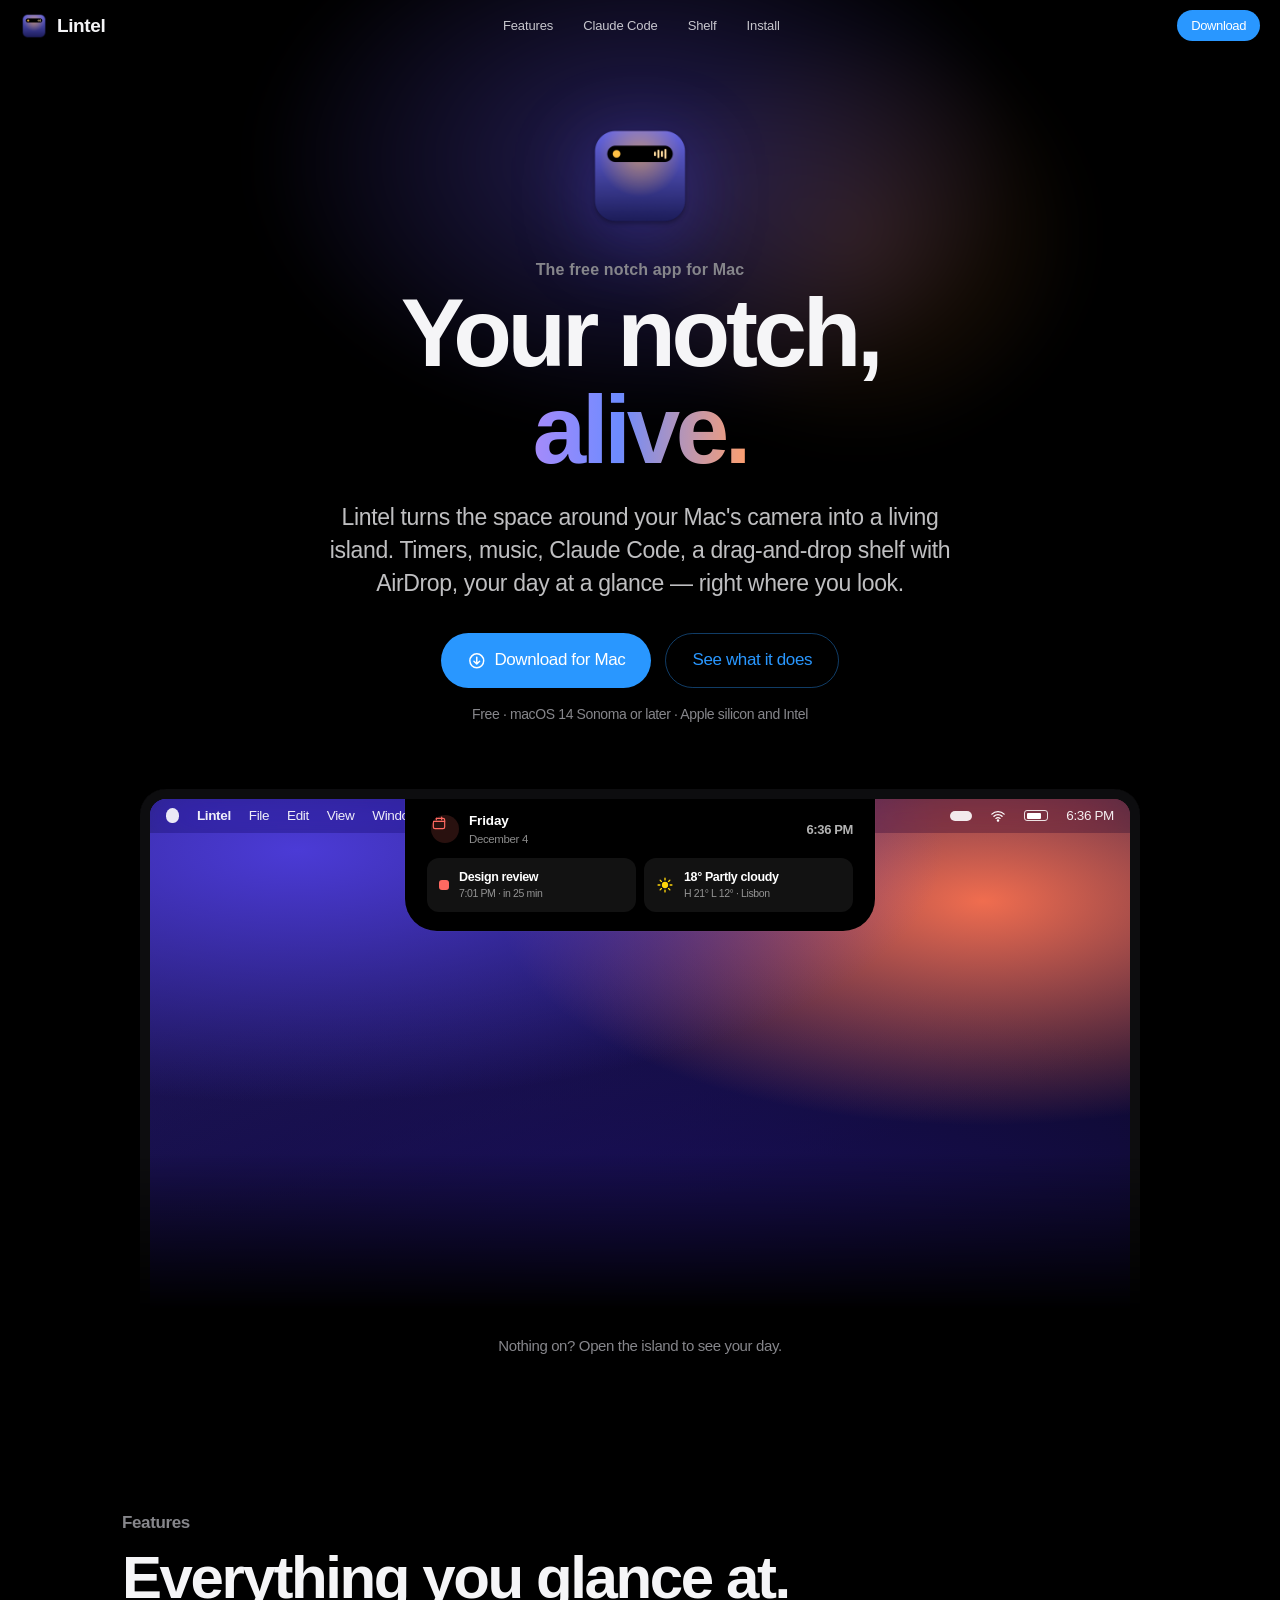
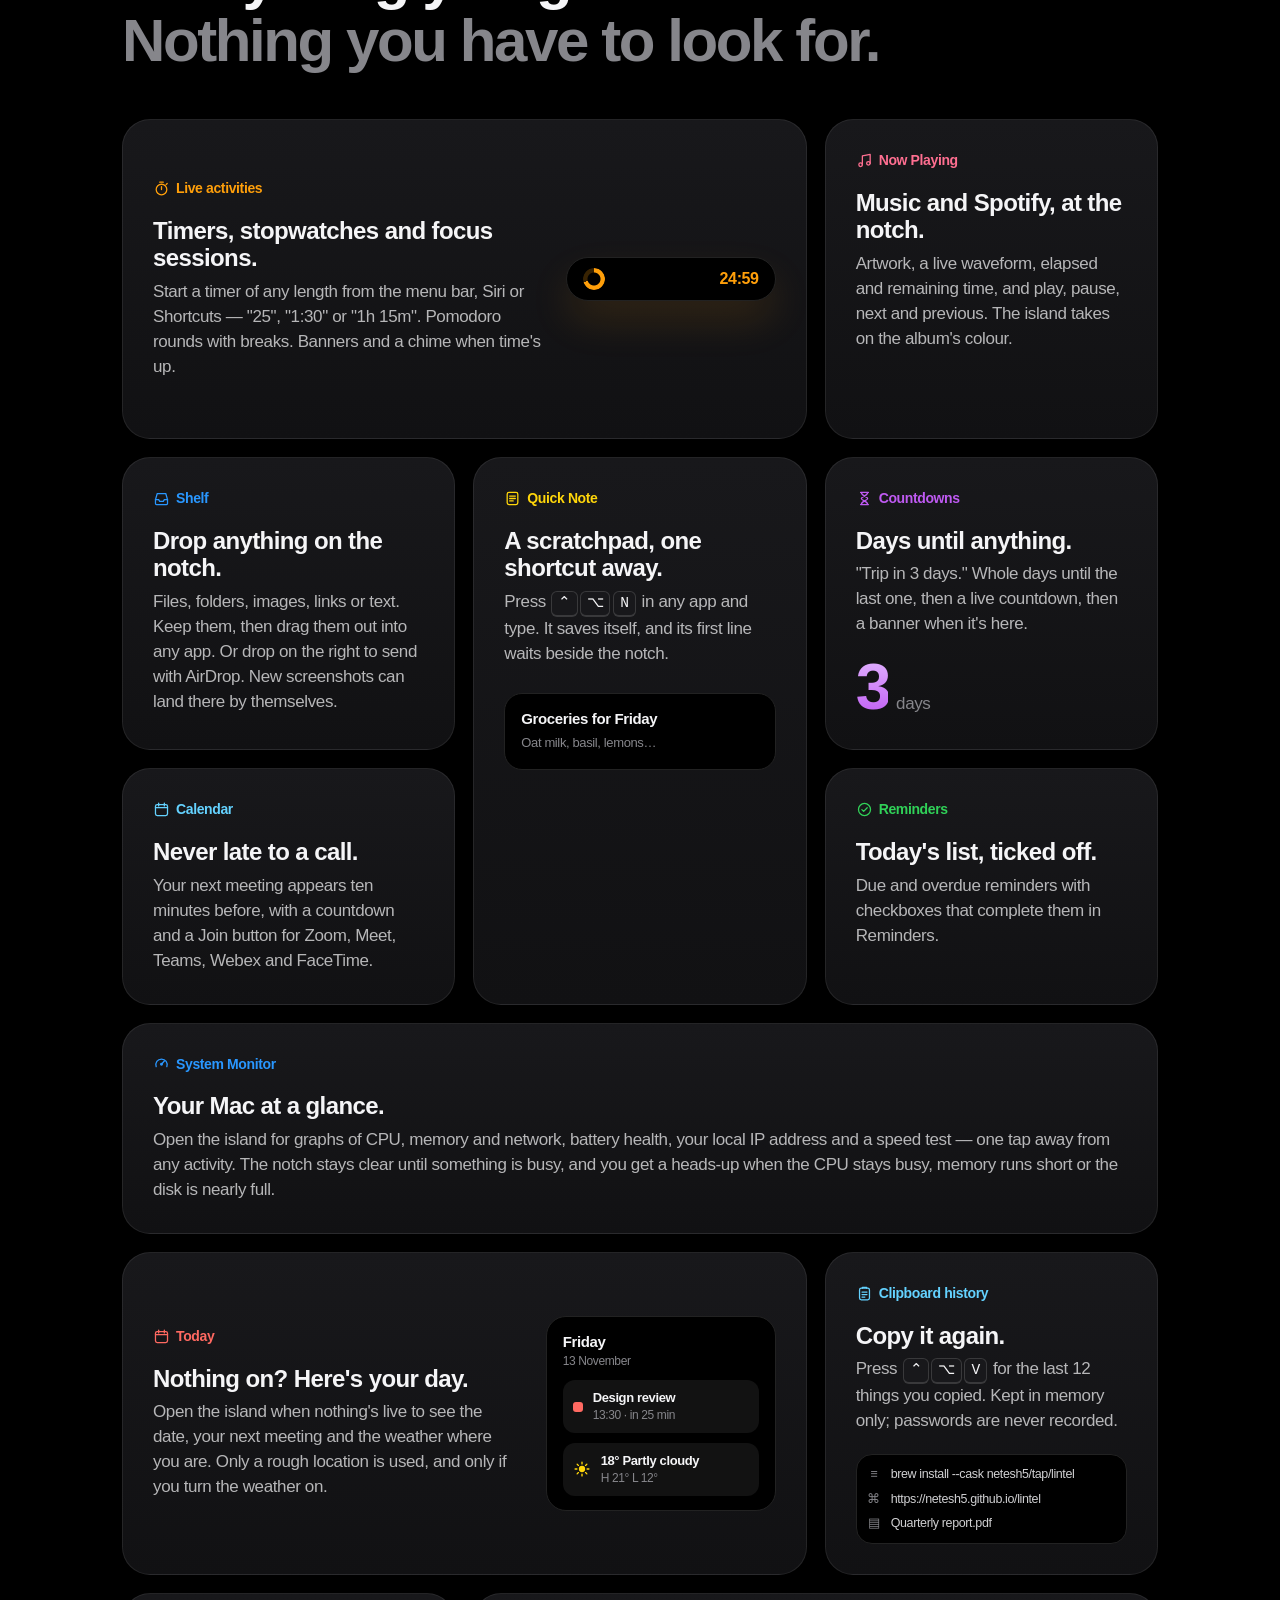
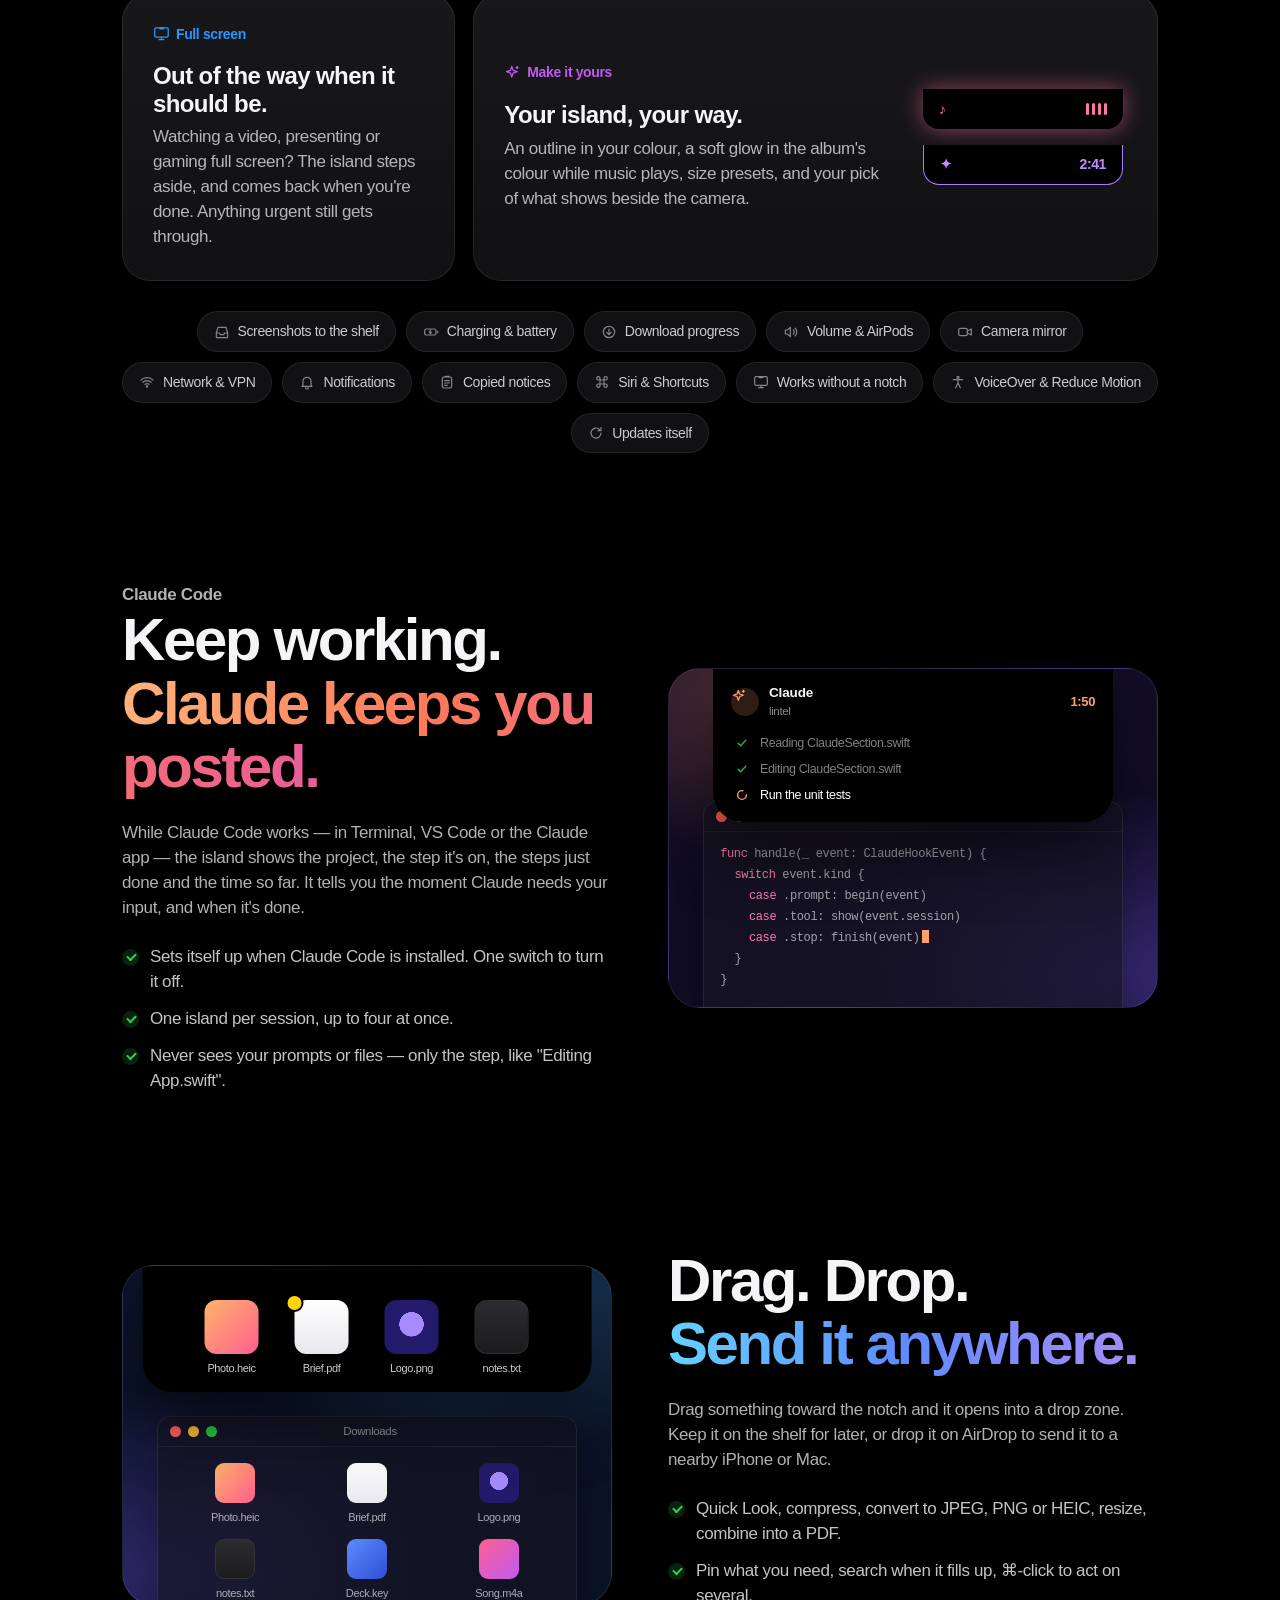
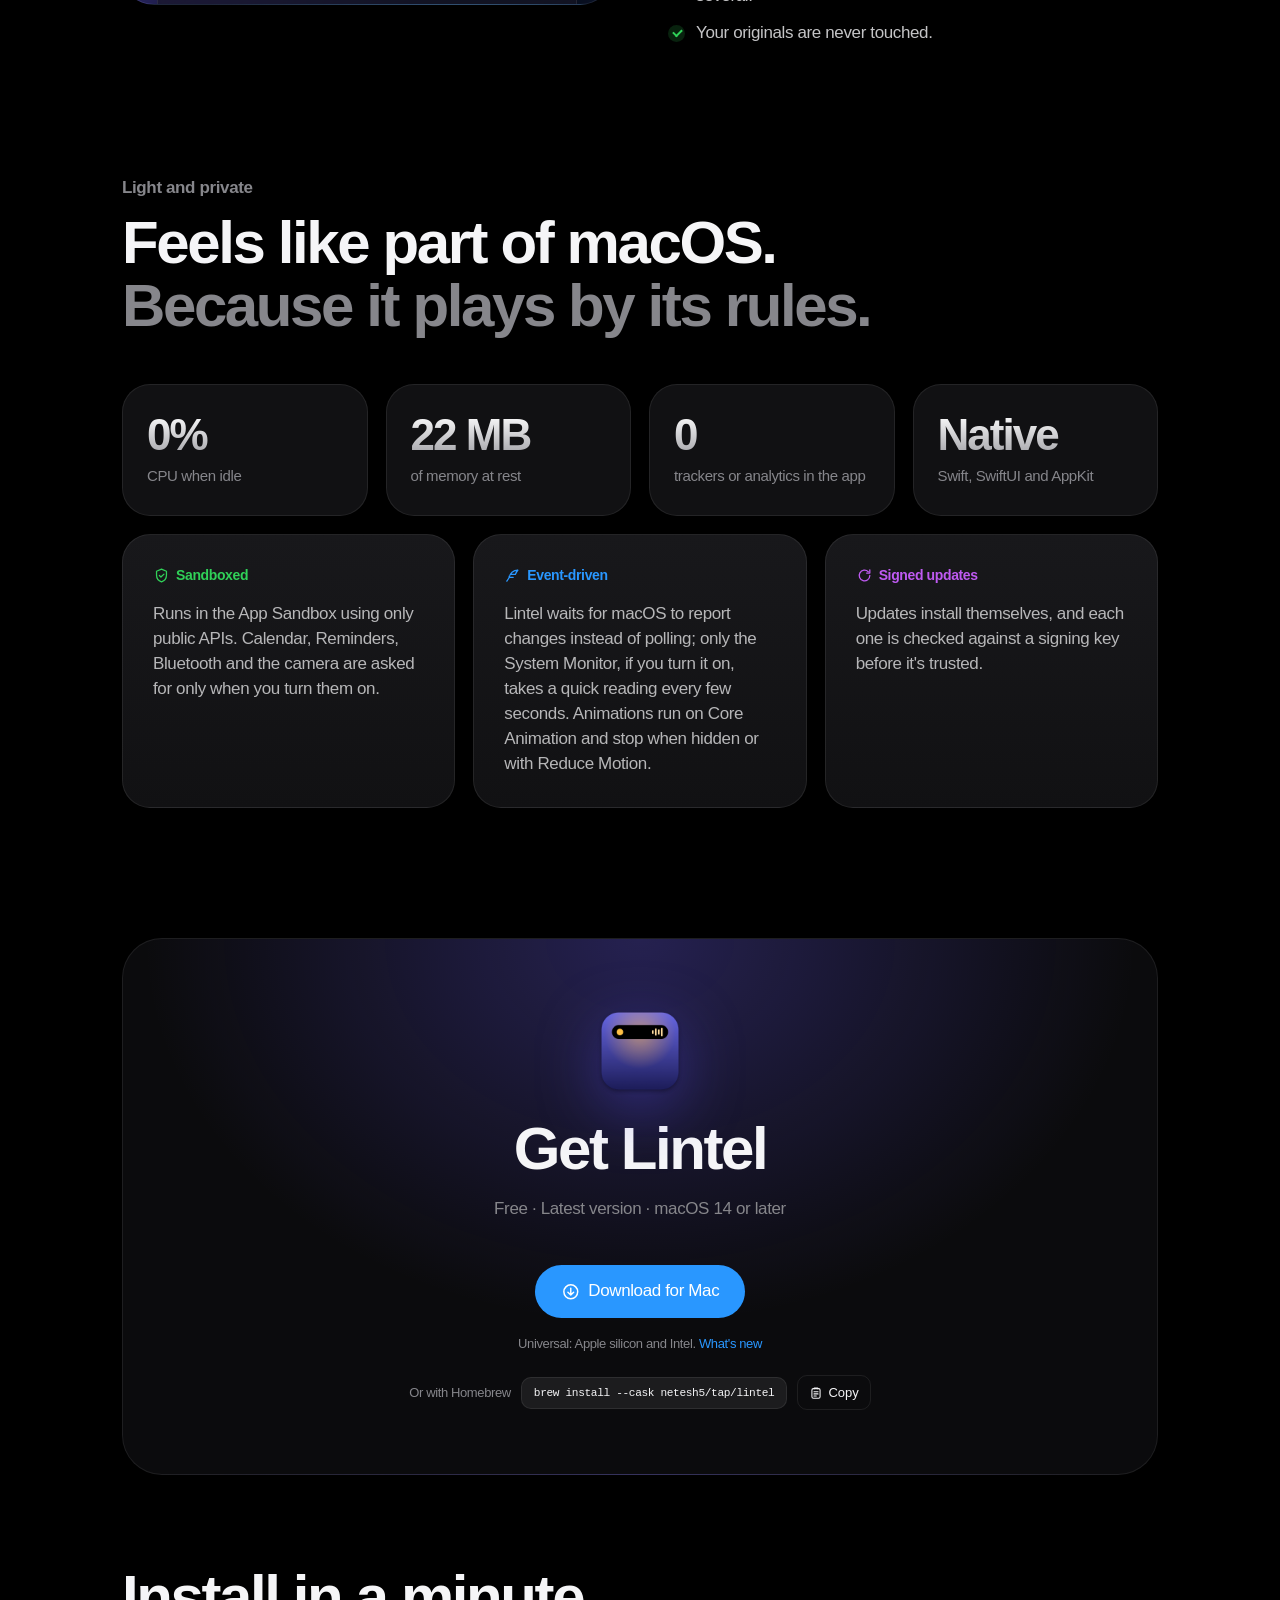
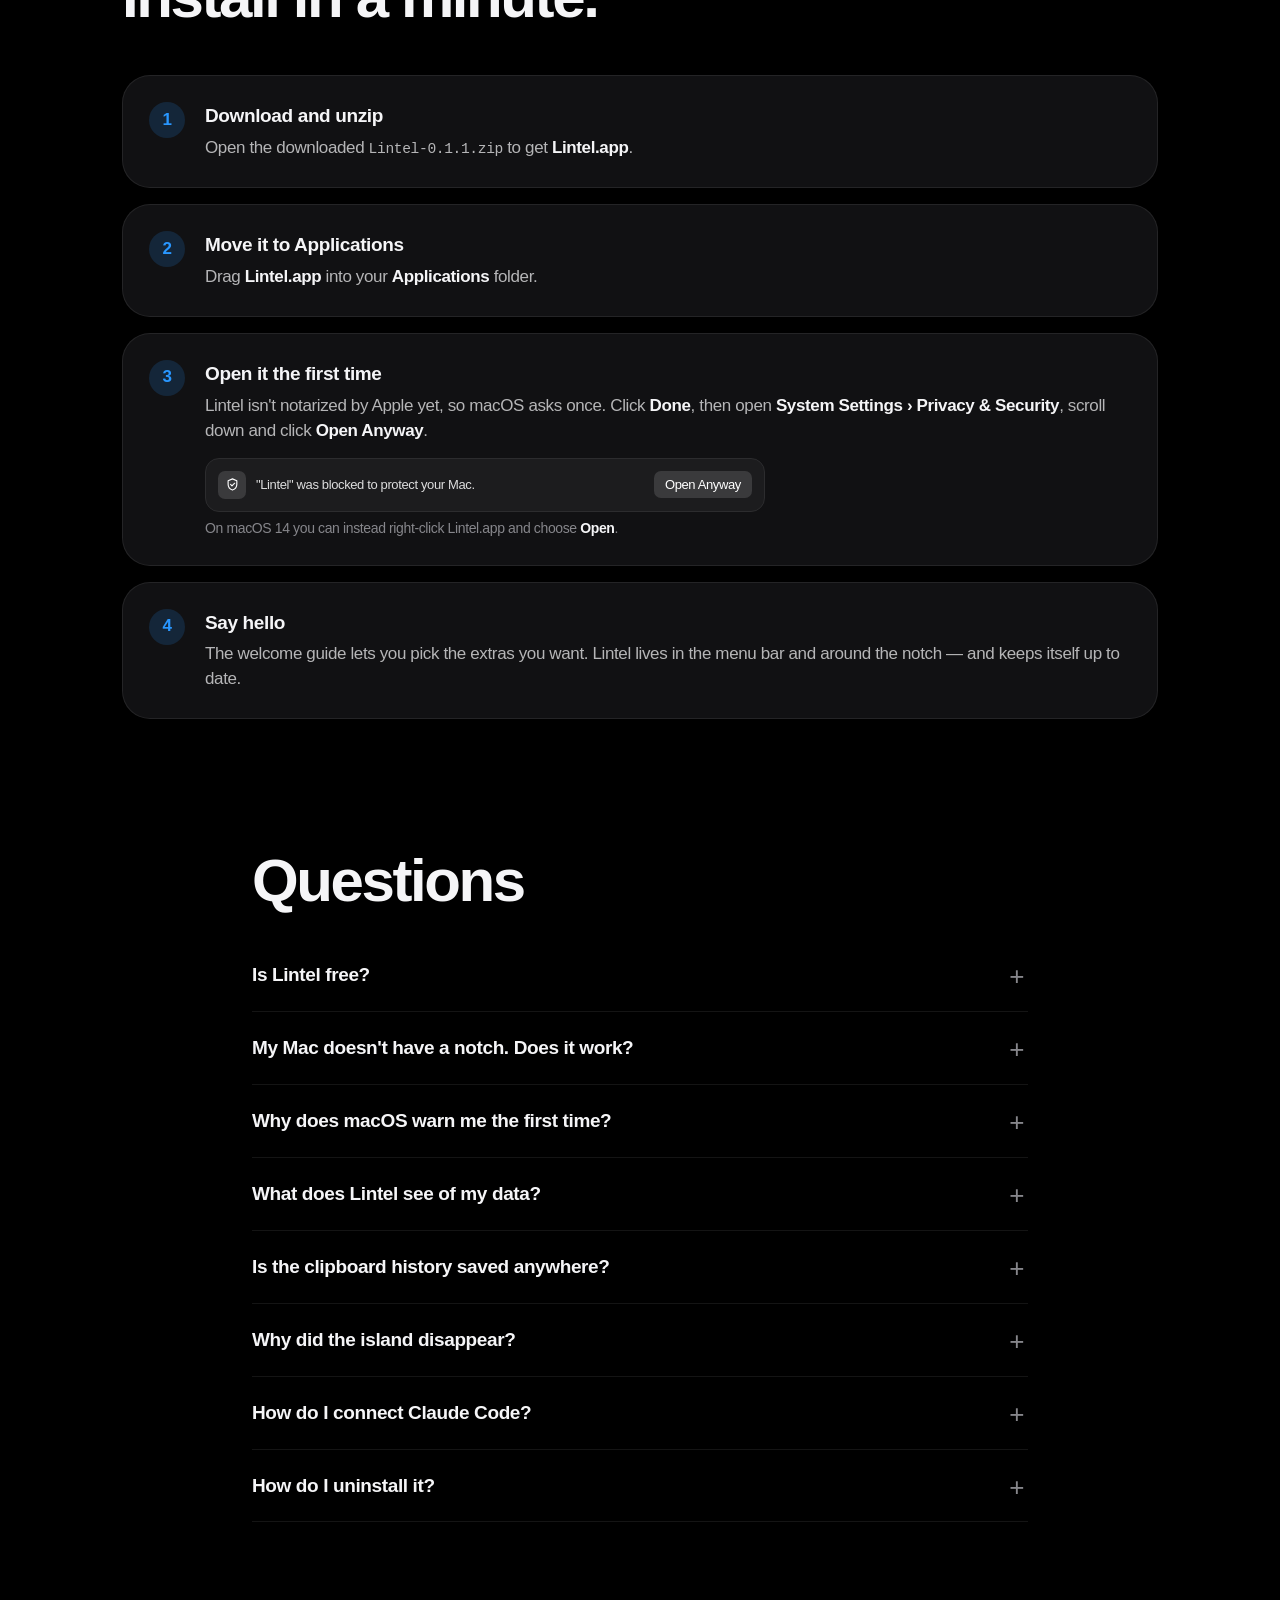
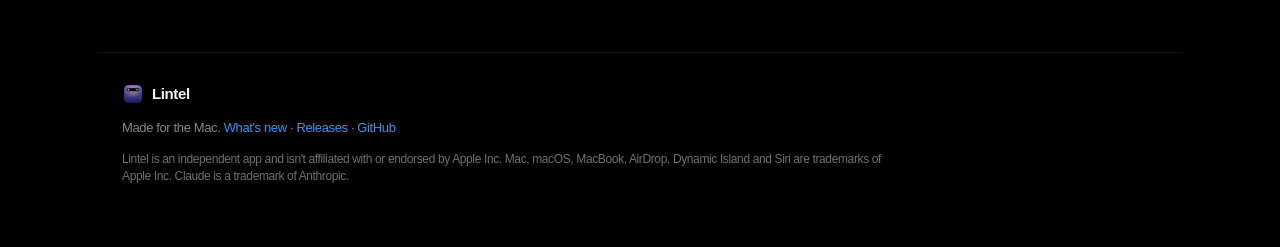
<file: docs/index.html>
<!doctype html>
<html lang="en">
<head>
  <meta charset="utf-8">
  <meta name="viewport" content="width=device-width, initial-scale=1, viewport-fit=cover">
  <title>Lintel: Free Notch App for Mac — Live Activities &amp; Claude Code</title>
  <meta name="description" content="Lintel is a free notch app for Mac, like the iPhone's Dynamic Island. It turns your MacBook's notch into a living island: timers, music, Claude Code status, a shelf with AirDrop, a system monitor, your day at a glance and clipboard history. Free for macOS 14 and later.">
  <meta name="theme-color" content="#000000">
  <meta property="og:title" content="Lintel: Free Notch App for Mac">
  <meta property="og:description" content="Timers, music, Claude Code status, a shelf with AirDrop, a system monitor, your day at a glance and more, right where you look. Free for macOS.">
  <meta property="og:image" content="https://netesh5.github.io/lintel/assets/og-image.png">
  <meta property="og:image:width" content="1200">
  <meta property="og:image:height" content="630">
  <meta property="og:image:alt" content="Lintel: your notch, alive. A Claude Code status island around a MacBook's camera.">
  <meta property="og:url" content="https://netesh5.github.io/lintel/">
  <meta name="twitter:card" content="summary_large_image">
  <meta name="twitter:image" content="https://netesh5.github.io/lintel/assets/og-image.png">
  <meta property="og:type" content="website">
  <link rel="canonical" href="https://netesh5.github.io/lintel/">
  <meta name="google-site-verification" content="zNgGzXS8KNk3deMbqrCFDk75lOB1SElUU7iZplu6lBs">
  <script type="application/ld+json">
  {
    "@context": "https://schema.org",
    "@type": "SoftwareApplication",
    "name": "Lintel",
    "alternateName": "Lintel notch app for Mac",
    "description": "A free notch app for Mac: timers, music, Claude Code status, a shelf with AirDrop, a system monitor, your day at a glance and clipboard history, around the MacBook's camera.",
    "operatingSystem": "macOS 14 or later",
    "applicationCategory": "UtilitiesApplication",
    "url": "https://netesh5.github.io/lintel/",
    "downloadUrl": "https://github.com/Netesh5/lintel/releases/latest",
    "installUrl": "https://github.com/Netesh5/lintel/releases/latest",
    "image": "https://netesh5.github.io/lintel/assets/og-image.png",
    "screenshot": "https://netesh5.github.io/lintel/assets/og-image.png",
    "offers": { "@type": "Offer", "price": "0", "priceCurrency": "USD" }
  }
  </script>
  <link rel="icon" type="image/png" href="assets/favicon.png">
  <link rel="apple-touch-icon" href="assets/lintel-icon.png">
  <link rel="stylesheet" href="styles.css?v=05c7250">
</head>
<body>
  <svg width="0" height="0" style="position:absolute" aria-hidden="true">
    <defs>
      <symbol id="i-timer" viewBox="0 0 24 24"><circle cx="12" cy="13.5" r="7.5"/><path d="M12 13.5V9.5M9.5 3h5M18.5 6.5l1.5-1.5"/></symbol>
      <symbol id="i-music" viewBox="0 0 24 24"><path d="M9 18V5.5l11-2v12.5"/><circle cx="6.5" cy="18" r="2.5"/><circle cx="17.5" cy="16" r="2.5"/></symbol>
      <symbol id="i-tray" viewBox="0 0 24 24"><path d="M3.5 13.5 6 5h12l2.5 8.5"/><path d="M3.5 13.5H8l1.5 2.5h5l1.5-2.5h4.5V19a1.5 1.5 0 0 1-1.5 1.5H5A1.5 1.5 0 0 1 3.5 19z"/></symbol>
      <symbol id="i-airdrop" viewBox="0 0 24 24"><circle cx="12" cy="13" r="1.6"/><path d="M8.5 16.5a5 5 0 1 1 7 0M5.6 19.2a9 9 0 1 1 12.8 0"/></symbol>
      <symbol id="i-sparkle" viewBox="0 0 24 24"><path d="M11 3.5 12.9 9l5.6 1.9-5.6 1.9L11 18.5l-1.9-5.7-5.6-1.9L9.1 9z"/><path d="M18.5 3.5v3M17 5h3"/></symbol>
      <symbol id="i-note" viewBox="0 0 24 24"><rect x="4.5" y="3.5" width="15" height="17" rx="2.5"/><path d="M8 8.5h8M8 12h8M8 15.5h5"/></symbol>
      <symbol id="i-calendar" viewBox="0 0 24 24"><rect x="3.5" y="5" width="17" height="15.5" rx="2.5"/><path d="M3.5 9.5h17M8 3v4M16 3v4"/></symbol>
      <symbol id="i-hourglass" viewBox="0 0 24 24"><path d="M6.5 3.5h11M6.5 20.5h11M7.5 3.5c0 5 9 5.5 9 8.5s-9 3.5-9 8.5M16.5 3.5c0 5-9 5.5-9 8.5s9 3.5 9 8.5"/></symbol>
      <symbol id="i-check" viewBox="0 0 24 24"><circle cx="12" cy="12" r="8.5"/><path d="m8.3 12.2 2.5 2.5 5-5.2"/></symbol>
      <symbol id="i-battery" viewBox="0 0 24 24"><rect x="2.5" y="7.5" width="17" height="9" rx="2.5"/><path d="M22 11v2"/><path d="m11.5 9-2 3.2h3l-2 3"/></symbol>
      <symbol id="i-download" viewBox="0 0 24 24"><circle cx="12" cy="12" r="8.5"/><path d="M12 7.5v8M8.5 12.5 12 16l3.5-3.5"/></symbol>
      <symbol id="i-speaker" viewBox="0 0 24 24"><path d="M11 5 6.5 9H3.5v6h3L11 19z"/><path d="M15.5 9a4.2 4.2 0 0 1 0 6M18.3 6.3a8 8 0 0 1 0 11.4"/></symbol>
      <symbol id="i-camera" viewBox="0 0 24 24"><rect x="2.5" y="6.5" width="13" height="11" rx="2.5"/><path d="m15.5 10.5 6-3v9l-6-3"/></symbol>
      <symbol id="i-bell" viewBox="0 0 24 24"><path d="M6 16.5V11a6 6 0 0 1 12 0v5.5l1.5 2h-15z"/><path d="M10 20.5a2 2 0 0 0 4 0"/></symbol>
      <symbol id="i-wifi" viewBox="0 0 24 24"><path d="M2.8 9.2a13 13 0 0 1 18.4 0M5.9 12.4a8.6 8.6 0 0 1 12.2 0M9 15.6a4.2 4.2 0 0 1 6 0"/><circle cx="12" cy="18.7" r=".9"/></symbol>
      <symbol id="i-clipboard" viewBox="0 0 24 24"><rect x="5" y="4.5" width="14" height="16.5" rx="2.5"/><path d="M9 4.5V3.5h6v1M8.5 10h7M8.5 13.5h7M8.5 17h4"/></symbol>
      <symbol id="i-command" viewBox="0 0 24 24"><path d="M9 9V6.5A2.5 2.5 0 1 0 6.5 9H9zm0 0h6m-6 0v6m6-6V6.5A2.5 2.5 0 1 1 17.5 9H15zm0 0v6m0 0h-6m6 0v2.5a2.5 2.5 0 1 0 2.5-2.5H15zm-6 0v2.5A2.5 2.5 0 1 1 6.5 15H9z"/></symbol>
      <symbol id="i-shield" viewBox="0 0 24 24"><path d="M12 3 5 6v5.5c0 4.4 3 8 7 9.5 4-1.5 7-5.1 7-9.5V6z"/><path d="m9 12 2.2 2.2L15.5 10"/></symbol>
      <symbol id="i-feather" viewBox="0 0 24 24"><path d="M19.5 4.5c-6 0-11.5 4-12.5 11l-3 4.5M7.5 14.5H13M9.5 10.5h6.5c.8-2 1.6-4 3.5-6"/></symbol>
      <symbol id="i-cpu" viewBox="0 0 24 24"><rect x="6.5" y="6.5" width="11" height="11" rx="2"/><rect x="9.5" y="9.5" width="5" height="5" rx="1"/><path d="M9.5 3.5v3M14.5 3.5v3M9.5 17.5v3M14.5 17.5v3M3.5 9.5h3M3.5 14.5h3M17.5 9.5h3M17.5 14.5h3"/></symbol>
      <symbol id="i-gauge" viewBox="0 0 24 24"><path d="M4.5 16.5a8 8 0 1 1 15 0"/><path d="m12 13 4-4.5"/><circle cx="12" cy="13" r="1.2"/></symbol>
      <symbol id="i-tick" viewBox="0 0 24 24"><path d="m5.5 12.5 4.2 4.2 8.8-9.4"/></symbol>
      <symbol id="i-spin" viewBox="0 0 24 24"><circle cx="12" cy="12" r="7.5" stroke-dasharray="36 11.2"/></symbol>
      <symbol id="i-alert" viewBox="0 0 24 24"><circle cx="12" cy="12" r="8.5"/><path d="M12 7.8v5.2M12 16.3v.1"/></symbol>
      <symbol id="i-update" viewBox="0 0 24 24"><path d="M19.5 12a7.5 7.5 0 1 1-2.2-5.3"/><path d="M19.5 4v4.5H15"/></symbol>
      <symbol id="i-display" viewBox="0 0 24 24"><rect x="2.5" y="4" width="19" height="13" rx="2"/><path d="M8.5 20.5h7M12 17v3.5"/><rect x="9.5" y="4" width="5" height="1.6" rx=".8"/></symbol>
      <symbol id="i-access" viewBox="0 0 24 24"><circle cx="12" cy="5" r="1.6"/><path d="M5 8.5h14M12 8.5v5M12 13.5l-3.5 7M12 13.5l3.5 7"/></symbol>
      <symbol id="i-play" viewBox="0 0 24 24"><path d="M8 5.5v13l10.5-6.5z" fill="currentColor" stroke="none"/></symbol>
      <symbol id="i-pause" viewBox="0 0 24 24"><rect x="7" y="5.5" width="3.5" height="13" rx="1" fill="currentColor" stroke="none"/><rect x="13.5" y="5.5" width="3.5" height="13" rx="1" fill="currentColor" stroke="none"/></symbol>
      <symbol id="i-next" viewBox="0 0 24 24"><path d="M5 6v12l7.5-6zM12.5 6v12l7.5-6z" fill="currentColor" stroke="none"/></symbol>
      <symbol id="i-prev" viewBox="0 0 24 24"><path d="M19 6v12l-7.5-6zM11.5 6v12L4 12z" fill="currentColor" stroke="none"/></symbol>
      <symbol id="i-file" viewBox="0 0 24 24"><path d="M6.5 3.5h7l4 4V19a1.5 1.5 0 0 1-1.5 1.5h-9.5A1.5 1.5 0 0 1 5 19V5a1.5 1.5 0 0 1 1.5-1.5z"/><path d="M13.5 3.5v4h4"/></symbol>
      <symbol id="i-apple-chip" viewBox="0 0 24 24"><rect x="5.5" y="5.5" width="13" height="13" rx="2.5"/><path d="M9 2.5v3M15 2.5v3M9 18.5v3M15 18.5v3M2.5 9h3M2.5 15h3M18.5 9h3M18.5 15h3"/></symbol>
    </defs>
  </svg>

  <header class="nav" id="nav">
    <a class="brand" href="#top" aria-label="Lintel home">
      <img src="assets/lintel-icon.png" alt="" width="28" height="28">
      <span>Lintel</span>
    </a>
    <nav class="nav-links" aria-label="Sections">
      <a href="#features">Features</a>
      <a href="#claude">Claude Code</a>
      <a href="#shelf">Shelf</a>
      <a href="#install">Install</a>
    </nav>
    <a class="btn btn-small btn-primary" href="#download" data-download>Download</a>
  </header>

  <main id="top">
    <!-- Hero -->
    <section class="hero">
      <div class="hero-glow" aria-hidden="true"></div>
      <img class="hero-icon reveal" src="assets/lintel-icon.png" alt="Lintel app icon" width="112" height="112">
      <p class="eyebrow hero-eyebrow reveal">The free notch app for Mac</p>
      <h1 class="reveal">Your notch,<br><span class="gradient-text">alive.</span></h1>
      <p class="lede reveal">Lintel turns the space around your Mac's camera into a living island. Timers, music, Claude Code, a drag-and-drop shelf with AirDrop, your day at a glance — right where you look.</p>
      <div class="cta reveal">
        <a class="btn btn-primary btn-large" href="https://github.com/Netesh5/lintel/releases/latest" data-download data-goatcounter-click="download-hero" data-goatcounter-title="Download (hero)">
          <svg class="ico" aria-hidden="true"><use href="#i-download"/></svg>
          Download for Mac
        </a>
        <a class="btn btn-ghost btn-large" href="#features">See what it does</a>
      </div>
      <p class="meta reveal"><span data-version>Free</span> · macOS 14 Sonoma or later · Apple silicon and Intel</p>

      <div class="stage reveal" id="stage" aria-label="Animated demo of Lintel around a MacBook notch">
        <div class="screen" id="screen">
          <div class="wallpaper" aria-hidden="true"></div>
          <div class="menubar" aria-hidden="true">
            <div class="menubar-left"><span class="mb-apple"></span><b>Lintel</b><span>File</span><span>Edit</span><span>View</span><span>Window</span></div>
            <div class="menubar-right"><span class="mb-capsule"></span><svg class="mb-ico"><use href="#i-wifi"/></svg><span class="mb-batt"></span><span id="clock">9:41</span></div>
          </div>

          <!-- The island -->
          <div class="island" id="island" data-state="idle" role="img" aria-label="Lintel's island">
            <!-- compact: left icon + right status -->
            <div class="i-compact">
              <span class="c-left"><svg class="ico" id="c-icon"><use href="#i-timer"/></svg></span>
              <span class="c-right" id="c-status">4:59</span>
            </div>

            <!-- music expanded -->
            <div class="i-panel p-music">
              <div class="band"><div><b>Midnight Drive</b><span>Aurora Lane — Neon Hours</span></div></div>
              <div class="music-row">
                <div class="art" aria-hidden="true"></div>
                <div class="progress"><div class="bar"><i></i></div><div class="times"><span>1:24</span><span>-2:31</span></div></div>
              </div>
              <div class="controls"><svg class="ico"><use href="#i-prev"/></svg><span class="play"><svg class="ico"><use href="#i-pause"/></svg></span><svg class="ico"><use href="#i-next"/></svg></div>
            </div>

            <!-- today: the empty island -->
            <div class="i-panel p-today">
              <div class="band"><span class="b-icon today"><svg class="ico"><use href="#i-calendar"/></svg></span><div><b>Friday</b><span>13 November</span></div><em class="t-time">09:41</em></div>
              <div class="t-cards">
                <div class="t-card"><span class="mt-dot"></span><div><b>Design review</b><span>13:30 · in 25 min</span></div></div>
                <div class="t-card"><svg class="mt-sun" viewBox="0 0 24 24"><circle cx="12" cy="12" r="4.2" fill="currentColor" stroke="none"/><path d="M12 2.8v2.4M12 18.8v2.4M2.8 12h2.4M18.8 12h2.4M5.5 5.5l1.7 1.7M16.8 16.8l1.7 1.7M5.5 18.5l1.7-1.7M16.8 7.2l1.7-1.7"/></svg><div><b>18° Partly cloudy</b><span>H 21°  L 12° · Lisbon</span></div></div>
              </div>
            </div>

            <!-- clipboard history -->
            <div class="i-panel p-clips">
              <div class="band"><span class="b-icon clips"><svg class="ico"><use href="#i-clipboard"/></svg></span><div><b>Clipboard</b><span>4 items</span></div></div>
              <div class="c-rows" id="c-rows">
                <div><i>≡</i><span>brew install --cask netesh5/tap/lintel</span><em>now</em></div>
                <div><i>⌘</i><span>https://netesh5.github.io/lintel/</span><em>3m</em></div>
                <div><i>▤</i><span>Quarterly report.pdf</span><em>12m</em></div>
                <div><i>≡</i><span>Meeting moved to 3pm, same room</span><em>1h</em></div>
              </div>
            </div>

            <!-- system monitor expanded -->
            <div class="i-panel p-monitor">
              <div class="band"><span class="b-icon cpu"><svg class="ico"><use href="#i-cpu"/></svg></span><div><b>System</b><span>Up 2d 11h</span></div></div>
              <div class="m-grid">
                <div class="m-tile"><span class="m-label">CPU</span><b id="m-cpu">92%</b><svg class="spark" viewBox="0 0 100 30" preserveAspectRatio="none" aria-hidden="true"><polygon class="fill green" id="m-cpu-fill"/><polyline class="line green" id="m-cpu-line"/></svg></div>
                <div class="m-tile"><span class="m-label">Memory</span><b id="m-mem">10.4 GB of 16 GB</b><svg class="spark" viewBox="0 0 100 30" preserveAspectRatio="none" aria-hidden="true"><polygon class="fill blue" id="m-mem-fill"/><polyline class="line blue" id="m-mem-line"/></svg></div>
                <div class="m-tile"><span class="m-label">Network <em id="m-up">↑ 84 KB/s</em></span><b id="m-down">↓ 2.4 MB/s</b><svg class="spark" viewBox="0 0 100 30" preserveAspectRatio="none" aria-hidden="true"><polygon class="fill teal" id="m-net-fill"/><polyline class="line teal" id="m-net-line"/></svg></div>
                <div class="m-tile"><span class="m-label">Battery <em>Using 9.2 W</em></span><b>82%</b><span class="m-foot">Health 96% · 214 cycles</span><span class="m-bar"><i></i></span></div>
              </div>
              <div class="m-footer"><span>192.168.1.24 · 412 GB free</span><span class="m-speed" id="m-speed">Speed test</span></div>
            </div>

            <!-- claude expanded -->
            <div class="i-panel p-claude">
              <div class="band"><span class="b-icon claude"><svg class="ico"><use href="#i-sparkle"/></svg></span><div><b>Claude</b><span>lintel</span></div><em id="claude-time">0:12</em></div>
              <div class="steps" id="claude-steps"></div>
            </div>

            <!-- banner -->
            <div class="i-panel p-banner">
              <div class="band"><span class="b-icon done"><svg class="ico"><use href="#i-check"/></svg></span></div>
              <b id="banner-title">Claude finished in 3m 12s</b>
              <span id="banner-sub">lintel</span>
            </div>

            <!-- shelf drop zone -->
            <div class="i-panel p-drop">
              <div class="drop-tile keep"><svg class="ico"><use href="#i-tray"/></svg><b>Keep on Shelf</b><span>Drag it out later</span></div>
              <div class="drop-tile air"><svg class="ico"><use href="#i-airdrop"/></svg><b>AirDrop</b><span>Send to a nearby device</span></div>
            </div>

            <!-- note -->
            <div class="i-panel p-note">
              <div class="band"><span class="b-icon note"><svg class="ico"><use href="#i-note"/></svg></span><div><b>Quick Note</b><span>⌃⌥N from any app</span></div></div>
              <div class="editor"><span id="note-text"></span><i class="caret"></i></div>
            </div>
          </div>

          <!-- a file being dragged to the notch -->
          <div class="dragged-file" id="dragged-file" aria-hidden="true"><svg class="ico"><use href="#i-file"/></svg><span>Design.pdf</span></div>
          <div class="cursor" id="cursor" aria-hidden="true"></div>
        </div>
        <p class="stage-caption" id="stage-caption">A timer, counting down beside the camera.</p>
      </div>
    </section>

    <!-- Features bento -->
    <section class="section" id="features">
      <p class="eyebrow reveal">Features</p>
      <h2 class="reveal">Everything you glance at.<br><span class="muted">Nothing you have to look for.</span></h2>

      <div class="bento">
        <article class="card c-wide reveal">
          <div class="card-text">
            <span class="tag orange"><svg class="ico"><use href="#i-timer"/></svg>Live activities</span>
            <h3>Timers, stopwatches and focus sessions.</h3>
            <p>Start a timer of any length from the menu bar, Siri or Shortcuts — "25", "1:30" or "1h 15m". Pomodoro rounds with breaks. Banners and a chime when time's up.</p>
          </div>
          <div class="mini-island mi-timer" aria-hidden="true"><span class="ring"></span><span class="mi-time">24:59</span></div>
        </article>

        <article class="card reveal">
          <span class="tag pink"><svg class="ico"><use href="#i-music"/></svg>Now Playing</span>
          <h3>Music and Spotify, at the notch.</h3>
          <p>Artwork, a live waveform, elapsed and remaining time, and play, pause, next and previous. The island takes on the album's colour.</p>
          <div class="wave" aria-hidden="true"><i></i><i></i><i></i><i></i><i></i><i></i><i></i></div>
        </article>

        <article class="card reveal">
          <span class="tag blue"><svg class="ico"><use href="#i-tray"/></svg>Shelf</span>
          <h3>Drop anything on the notch.</h3>
          <p>Files, folders, images, links or text. Keep them, then drag them out into any app. Or drop on the right to send with AirDrop. New screenshots can land there by themselves.</p>
        </article>

        <article class="card c-tall reveal">
          <span class="tag yellow"><svg class="ico"><use href="#i-note"/></svg>Quick Note</span>
          <h3>A scratchpad, one shortcut away.</h3>
          <p>Press <kbd>⌃</kbd><kbd>⌥</kbd><kbd>N</kbd> in any app and type. It saves itself, and its first line waits beside the notch.</p>
          <div class="mini-note" aria-hidden="true"><b>Groceries for Friday</b><span>Oat milk, basil, lemons…</span></div>
        </article>

        <article class="card reveal">
          <span class="tag purple"><svg class="ico"><use href="#i-hourglass"/></svg>Countdowns</span>
          <h3>Days until anything.</h3>
          <p>"Trip in 3 days." Whole days until the last one, then a live countdown, then a banner when it's here.</p>
          <div class="days" aria-hidden="true"><b>3</b><span>days</span></div>
        </article>

        <article class="card reveal">
          <span class="tag teal"><svg class="ico"><use href="#i-calendar"/></svg>Calendar</span>
          <h3>Never late to a call.</h3>
          <p>Your next meeting appears ten minutes before, with a countdown and a Join button for Zoom, Meet, Teams, Webex and FaceTime.</p>
        </article>

        <article class="card reveal">
          <span class="tag green"><svg class="ico"><use href="#i-check"/></svg>Reminders</span>
          <h3>Today's list, ticked off.</h3>
          <p>Due and overdue reminders with checkboxes that complete them in Reminders.</p>
        </article>

        <article class="card c-wide c-full reveal">
          <div class="card-text">
            <span class="tag blue"><svg class="ico"><use href="#i-gauge"/></svg>System Monitor</span>
            <h3>Your Mac at a glance.</h3>
            <p>Open the island for graphs of CPU, memory and network, battery health, your local IP address and a speed test — one tap away from any activity. The notch stays clear until something is busy, and you get a heads-up when the CPU stays busy, memory runs short or the disk is nearly full.</p>
          </div>
        </article>

        <article class="card c-wide reveal">
          <div class="card-text">
            <span class="tag red"><svg class="ico"><use href="#i-calendar"/></svg>Today</span>
            <h3>Nothing on? Here's your day.</h3>
            <p>Open the island when nothing's live to see the date, your next meeting and the weather where you are. Only a rough location is used, and only if you turn the weather on.</p>
          </div>
          <div class="mini-today" aria-hidden="true">
            <div class="mt-head"><b>Friday</b><span>13 November</span></div>
            <div class="mt-row"><span class="mt-dot"></span><div><b>Design review</b><span>13:30 · in 25 min</span></div></div>
            <div class="mt-row"><svg class="mt-sun" viewBox="0 0 24 24"><circle cx="12" cy="12" r="4.2" fill="currentColor" stroke="none"/><path d="M12 2.8v2.4M12 18.8v2.4M2.8 12h2.4M18.8 12h2.4M5.5 5.5l1.7 1.7M16.8 16.8l1.7 1.7M5.5 18.5l1.7-1.7M16.8 7.2l1.7-1.7"/></svg><div><b>18° Partly cloudy</b><span>H 21°  L 12°</span></div></div>
          </div>
        </article>

        <article class="card reveal">
          <span class="tag teal"><svg class="ico"><use href="#i-clipboard"/></svg>Clipboard history</span>
          <h3>Copy it again.</h3>
          <p>Press <kbd>⌃</kbd><kbd>⌥</kbd><kbd>V</kbd> for the last 12 things you copied. Kept in memory only; passwords are never recorded.</p>
          <div class="mini-clips" aria-hidden="true">
            <span><i>≡</i>brew install --cask netesh5/tap/lintel</span>
            <span><i>⌘</i>https://netesh5.github.io/lintel</span>
            <span><i>▤</i>Quarterly report.pdf</span>
          </div>
        </article>

        <article class="card reveal">
          <span class="tag blue"><svg class="ico"><use href="#i-display"/></svg>Full screen</span>
          <h3>Out of the way when it should be.</h3>
          <p>Watching a video, presenting or gaming full screen? The island steps aside, and comes back when you're done. Anything urgent still gets through.</p>
        </article>

        <article class="card c-wide reveal">
          <div class="card-text">
            <span class="tag purple"><svg class="ico"><use href="#i-sparkle"/></svg>Make it yours</span>
            <h3>Your island, your way.</h3>
            <p>An outline in your colour, a soft glow in the album's colour while music plays, size presets, and your pick of what shows beside the camera.</p>
          </div>
          <div class="mini-styles" aria-hidden="true">
            <span class="ms-island ms-glow"><i>♪</i><em><b></b><b></b><b></b><b></b></em></span>
            <span class="ms-island ms-outline"><i>✦</i><em>2:41</em></span>
          </div>
        </article>
      </div>

      <div class="chips reveal" aria-label="More features">
        <span class="chip"><svg class="ico"><use href="#i-tray"/></svg>Screenshots to the shelf</span>
        <span class="chip"><svg class="ico"><use href="#i-battery"/></svg>Charging &amp; battery</span>
        <span class="chip"><svg class="ico"><use href="#i-download"/></svg>Download progress</span>
        <span class="chip"><svg class="ico"><use href="#i-speaker"/></svg>Volume &amp; AirPods</span>
        <span class="chip"><svg class="ico"><use href="#i-camera"/></svg>Camera mirror</span>
        <span class="chip"><svg class="ico"><use href="#i-wifi"/></svg>Network &amp; VPN</span>
        <span class="chip"><svg class="ico"><use href="#i-bell"/></svg>Notifications</span>
        <span class="chip"><svg class="ico"><use href="#i-clipboard"/></svg>Copied notices</span>
        <span class="chip"><svg class="ico"><use href="#i-command"/></svg>Siri &amp; Shortcuts</span>
        <span class="chip"><svg class="ico"><use href="#i-display"/></svg>Works without a notch</span>
        <span class="chip"><svg class="ico"><use href="#i-access"/></svg>VoiceOver &amp; Reduce Motion</span>
        <span class="chip"><svg class="ico"><use href="#i-update"/></svg>Updates itself</span>
      </div>
    </section>

    <!-- Claude spotlight -->
    <section class="section spotlight" id="claude">
      <div class="spot-text">
        <p class="eyebrow reveal">Claude Code</p>
        <h2 class="reveal">Keep working.<br><span class="gradient-text warm">Claude keeps you posted.</span></h2>
        <p class="reveal">While Claude Code works — in Terminal, VS Code or the Claude app — the island shows the project, the step it's on, the steps just done and the time so far. It tells you the moment Claude needs your input, and when it's done.</p>
        <ul class="ticks reveal">
          <li>Sets itself up when Claude Code is installed. One switch to turn it off.</li>
          <li>One island per session, up to four at once.</li>
          <li>Never sees your prompts or files — only the step, like "Editing App.swift".</li>
        </ul>
      </div>
      <div class="spot-demo reveal" aria-hidden="true">
        <div class="mock-window editor-window">
          <div class="mw-bar"><i></i><i></i><i></i><span>ClaudeStatusModule.swift</span></div>
          <div class="code">
            <p><em>func</em> handle(_ event: ClaudeHookEvent) {</p>
            <p class="in1"><em>switch</em> event.kind {</p>
            <p class="in2"><em>case</em> .prompt: begin(event)</p>
            <p class="in2"><em>case</em> .tool: show(event.session)</p>
            <p class="in2 typing"><em>case</em> .stop: finish(event)</p>
            <p class="in1">}</p>
            <p>}</p>
          </div>
        </div>
        <div class="demo-notch"></div>
        <div class="demo-island" id="demo-claude">
          <div class="band"><span class="b-icon claude" id="dc-icon"><svg class="ico"><use href="#i-sparkle"/></svg></span><div><b>Claude</b><span>lintel</span></div><em id="dc-time">1:48</em></div>
          <div class="steps" id="dc-steps" aria-label="Claude's steps">
            <div class="done"><svg class="ico"><use href="#i-tick"/></svg><span>Reading ClaudeSection.swift</span></div>
            <div class="done"><svg class="ico"><use href="#i-tick"/></svg><span>Editing ClaudeSection.swift</span></div>
            <div class="now"><svg class="ico"><use href="#i-spin"/></svg><span>Run the unit tests</span></div>
          </div>
        </div>
      </div>
    </section>

    <!-- Shelf spotlight -->
    <section class="section spotlight reverse" id="shelf">
      <div class="spot-text">
        <p class="eyebrow reveal">The shelf</p>
        <h2 class="reveal">Drag. Drop.<br><span class="gradient-text cool">Send it anywhere.</span></h2>
        <p class="reveal">Drag something toward the notch and it opens into a drop zone. Keep it on the shelf for later, or drop it on AirDrop to send it to a nearby iPhone or Mac.</p>
        <ul class="ticks reveal">
          <li>Quick Look, compress, convert to JPEG, PNG or HEIC, resize, combine into a PDF.</li>
          <li>Pin what you need, search when it fills up, ⌘-click to act on several.</li>
          <li>Your originals are never touched.</li>
        </ul>
      </div>
      <div class="spot-demo shelf-demo reveal" aria-hidden="true">
        <div class="mock-window finder-window">
          <div class="mw-bar"><i></i><i></i><i></i><span>Downloads</span></div>
          <div class="files">
            <div><span class="thumb t1"></span>Photo.heic</div>
            <div><span class="thumb t2"></span>Brief.pdf</div>
            <div><span class="thumb t3"></span>Logo.png</div>
            <div><span class="thumb t4"></span>notes.txt</div>
            <div><span class="thumb t5"></span>Deck.key</div>
            <div><span class="thumb t6"></span>Song.m4a</div>
          </div>
        </div>
        <div class="demo-notch"></div>
        <div class="demo-island wide">
          <div class="tiles">
            <div class="tile"><span class="thumb t1"></span><span>Photo.heic</span></div>
            <div class="tile pinned"><span class="thumb t2"></span><span>Brief.pdf</span></div>
            <div class="tile"><span class="thumb t3"></span><span>Logo.png</span></div>
            <div class="tile"><span class="thumb t4"></span><span>notes.txt</span></div>
          </div>
        </div>
      </div>
    </section>

    <!-- Light & private -->
    <section class="section" id="private">
      <p class="eyebrow reveal">Light and private</p>
      <h2 class="reveal">Feels like part of macOS.<br><span class="muted">Because it plays by its rules.</span></h2>
      <div class="stats">
        <div class="stat reveal"><b data-count="0" data-suffix="%">0%</b><span>CPU when idle</span></div>
        <div class="stat reveal"><b data-count="22" data-suffix=" MB">22 MB</b><span>of memory at rest</span></div>
        <div class="stat reveal"><b data-count="0" data-suffix="">0</b><span>trackers or analytics in the app</span></div>
        <div class="stat reveal"><b>Native</b><span>Swift, SwiftUI and AppKit</span></div>
      </div>
      <div class="bento small">
        <article class="card reveal"><span class="tag green"><svg class="ico"><use href="#i-shield"/></svg>Sandboxed</span><p>Runs in the App Sandbox using only public APIs. Calendar, Reminders, Bluetooth and the camera are asked for only when you turn them on.</p></article>
        <article class="card reveal"><span class="tag blue"><svg class="ico"><use href="#i-feather"/></svg>Event-driven</span><p>Lintel waits for macOS to report changes instead of polling; only the System Monitor, if you turn it on, takes a quick reading every few seconds. Animations run on Core Animation and stop when hidden or with Reduce Motion.</p></article>
        <article class="card reveal"><span class="tag purple"><svg class="ico"><use href="#i-update"/></svg>Signed updates</span><p>Updates install themselves, and each one is checked against a signing key before it's trusted.</p></article>
      </div>
    </section>

    <!-- Download & install -->
    <section class="section" id="download">
      <div class="download-card reveal">
        <img src="assets/lintel-icon.png" alt="" width="96" height="96">
        <h2>Get Lintel</h2>
        <p class="muted">Free · <span data-version-full>Latest version</span> · macOS 14 or later</p>
        <a class="btn btn-primary btn-large" href="https://github.com/Netesh5/lintel/releases/latest" data-download data-goatcounter-click="download-card" data-goatcounter-title="Download (download section)">
          <svg class="ico" aria-hidden="true"><use href="#i-download"/></svg>
          Download for Mac
        </a>
        <p class="fineprint"><span data-size></span>Universal: Apple silicon and Intel. <a href="changelog.html">What's new</a></p>
        <div class="brew">
          <span>Or with Homebrew</span>
          <code id="brew-cmd">brew install --cask netesh5/tap/lintel</code>
          <button class="copy" type="button" data-copy="#brew-cmd" data-goatcounter-click="copy-homebrew" data-goatcounter-title="Copy Homebrew command" aria-label="Copy the Homebrew command"><svg class="ico" aria-hidden="true"><use href="#i-clipboard"/></svg><span>Copy</span></button>
        </div>
      </div>

      <div class="install" id="install">
        <h2 class="reveal">Install in a minute.</h2>
        <ol class="steps-list">
          <li class="reveal"><span class="num">1</span><div><b>Download and unzip</b><p>Open the downloaded <code>Lintel-<span data-version-num>0.1.1</span>.zip</code> to get <b>Lintel.app</b>.</p></div></li>
          <li class="reveal"><span class="num">2</span><div><b>Move it to Applications</b><p>Drag <b>Lintel.app</b> into your <b>Applications</b> folder.</p></div></li>
          <li class="reveal"><span class="num">3</span><div><b>Open it the first time</b><p>Lintel isn't notarized by Apple yet, so macOS asks once. Click <b>Done</b>, then open <b>System Settings › Privacy &amp; Security</b>, scroll down and click <b>Open Anyway</b>.</p>
            <div class="settings-mock" aria-hidden="true">
              <div class="sm-row"><span class="sm-lock"><svg class="ico"><use href="#i-shield"/></svg></span><span>"Lintel" was blocked to protect your Mac.</span><span class="sm-btn">Open Anyway</span></div>
            </div>
            <p class="aside">On macOS 14 you can instead right-click Lintel.app and choose <b>Open</b>.</p></div></li>
          <li class="reveal"><span class="num">4</span><div><b>Say hello</b><p>The welcome guide lets you pick the extras you want. Lintel lives in the menu bar and around the notch — and keeps itself up to date.</p></div></li>
        </ol>
      </div>
    </section>

    <!-- FAQ -->
    <section class="section faq" id="faq">
      <h2 class="reveal">Questions</h2>
      <details class="reveal"><summary>Is Lintel free?</summary><p>Yes. Download it, use it, and get every update.</p></details>
      <details class="reveal"><summary>My Mac doesn't have a notch. Does it work?</summary><p>Yes. On Macs and displays without a notch, Lintel floats as a small pill at the top centre of the screen, with the same activities.</p></details>
      <details class="reveal"><summary>Why does macOS warn me the first time?</summary><p>Apps from outside the App Store need Apple's notarization to open without a prompt. Lintel isn't notarized yet, so macOS asks you once. After you allow it, updates install without asking.</p></details>
      <details class="reveal"><summary>What does Lintel see of my data?</summary><p>Only what a feature needs, and only after you turn it on. Calendar, Reminders and your clipboard history stay on your Mac. Claude Code status sees the step Claude is on — never your prompts or file contents. Two things go online, and only when you use them: the weather sends a rough location (about 1 km) to MET Norway, and the speed test, which you start yourself, talks to Cloudflare. The app has no analytics. This website counts visits and download clicks with <a href="https://www.goatcounter.com">GoatCounter</a>, without cookies or anything that identifies you.</p></details>
      <details class="reveal"><summary>Is the clipboard history saved anywhere?</summary><p>No. It's kept in memory only: never written to disk, and gone when Lintel quits or you turn it off. Passwords from password managers are never recorded. It's off until you turn it on in Settings › Activities › Clipboard.</p></details>
      <details class="reveal"><summary>Why did the island disappear?</summary><p>It steps aside while another app is full screen, like a video, a presentation or a game, and comes back when you leave full screen. Notices still appear. Turn this off in Settings › Island › Full screen.</p></details>
      <details class="reveal"><summary>How do I connect Claude Code?</summary><p>Nothing to do: if Claude Code is installed, Lintel connects when it starts and tells you once. New Claude Code sessions appear in the island. Turn it off in Settings › Activities › Claude Code.</p></details>
      <details class="reveal"><summary>How do I uninstall it?</summary><p>If you use Claude Code, first turn off Claude Code in Lintel's Settings so it removes its hook. Then quit Lintel from the menu bar and move it to the Trash, or, if you installed it with Homebrew, run <code>brew uninstall --cask lintel</code>.</p></details>
    </section>
  </main>

  <footer class="footer">
    <div class="foot-brand"><img src="assets/lintel-icon.png" alt="" width="22" height="22"><span>Lintel</span></div>
    <p>Made for the Mac. <a href="changelog.html">What's new</a> · <a href="https://github.com/Netesh5/lintel/releases">Releases</a> · <a href="https://github.com/Netesh5/lintel">GitHub</a></p>
    <p class="legal">Lintel is an independent app and isn't affiliated with or endorsed by Apple Inc. Mac, macOS, MacBook, AirDrop, Dynamic Island and Siri are trademarks of Apple Inc. Claude is a trademark of Anthropic.</p>
  </footer>

  <script src="app.js?v=05c7250" defer></script>
  <!-- Visit counts without cookies or personal data: https://neteshpaudel.goatcounter.com -->
  <script data-goatcounter="https://neteshpaudel.goatcounter.com/count" async src="https://gc.zgo.at/count.js"></script>
</body>
</html>
</file>
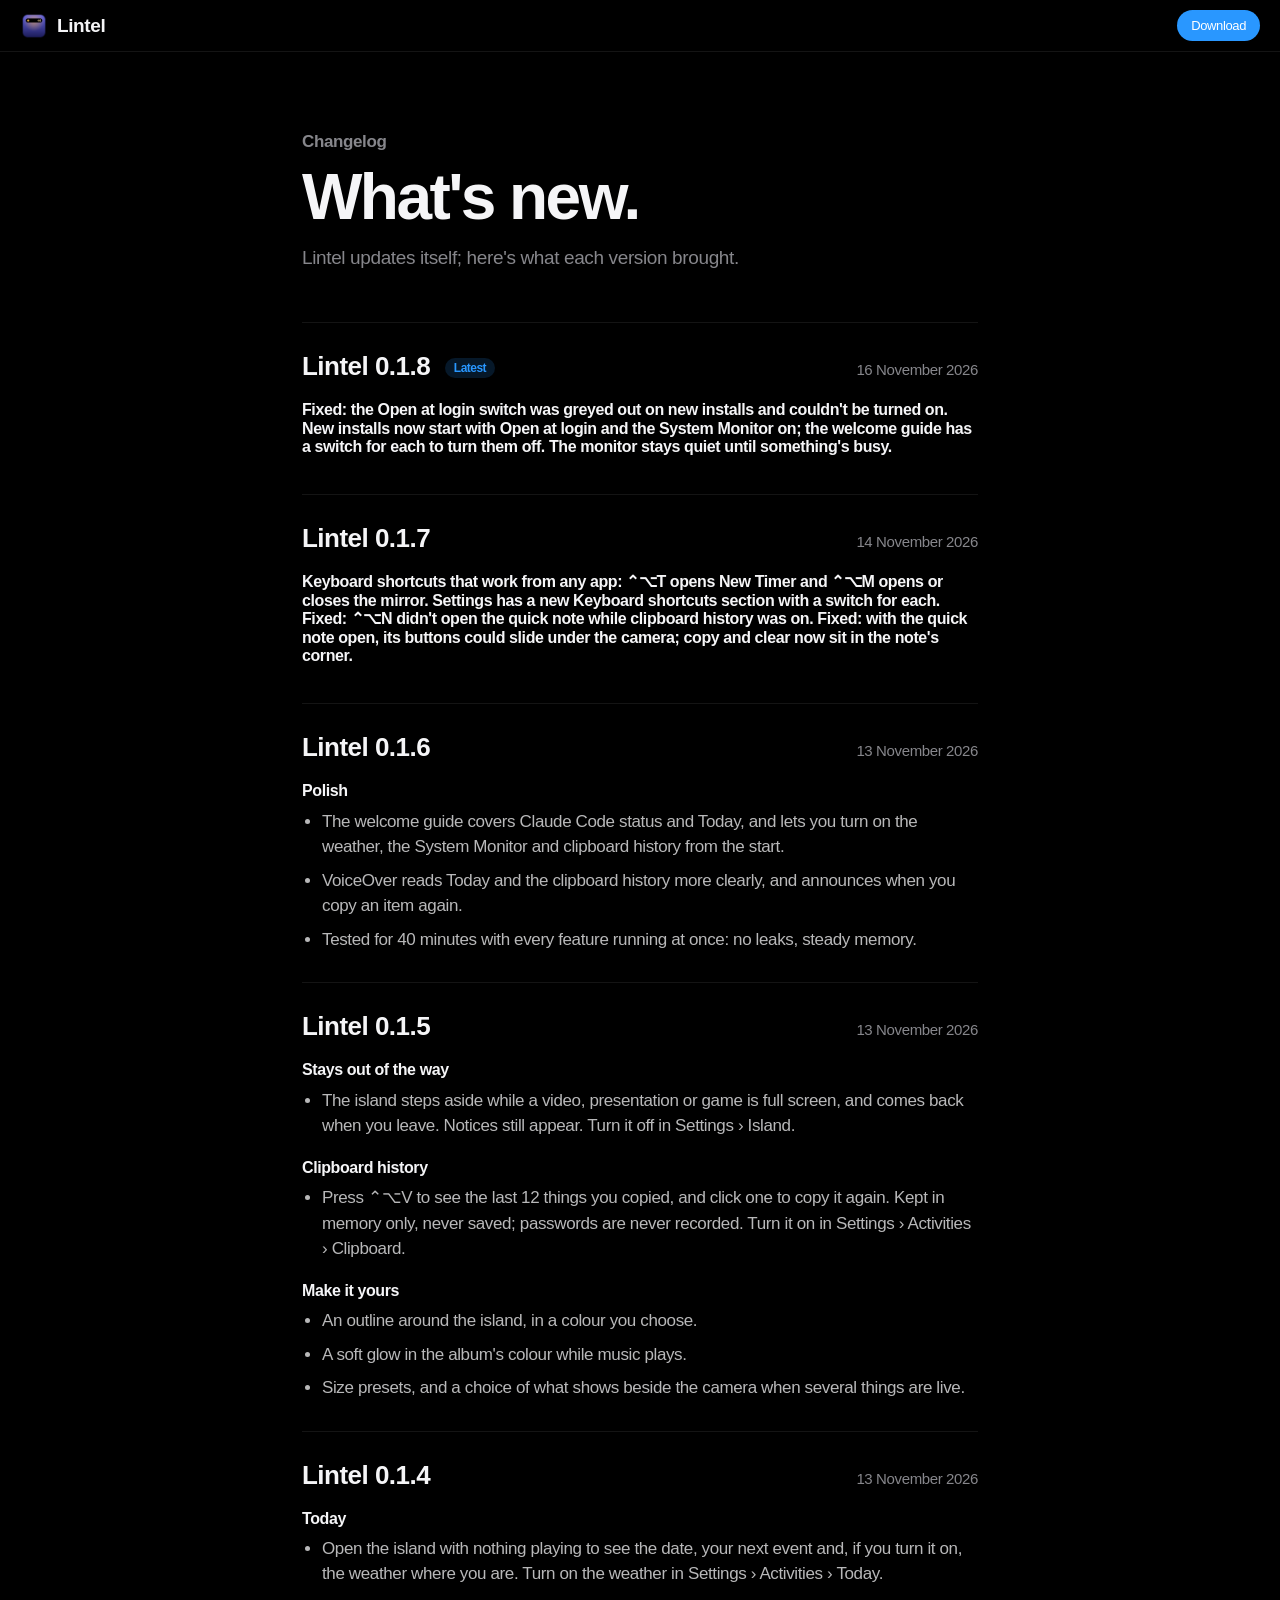
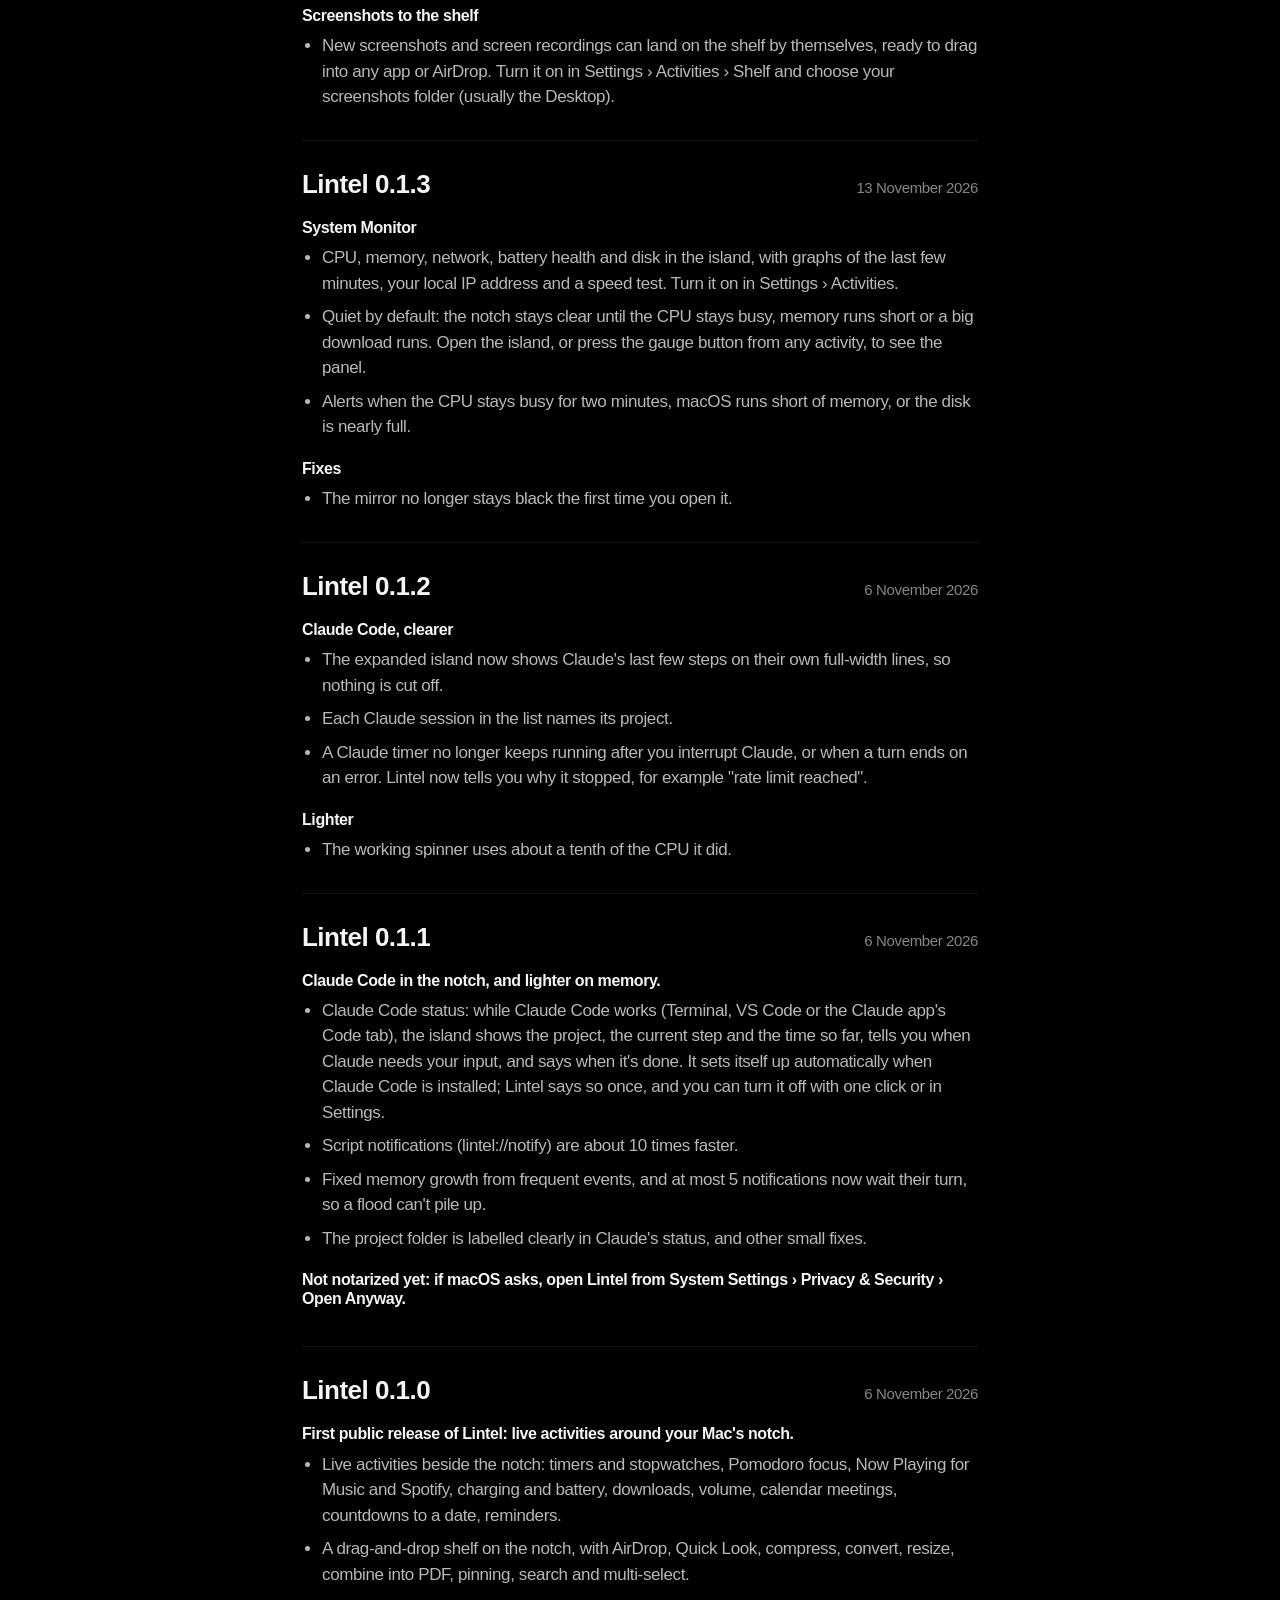
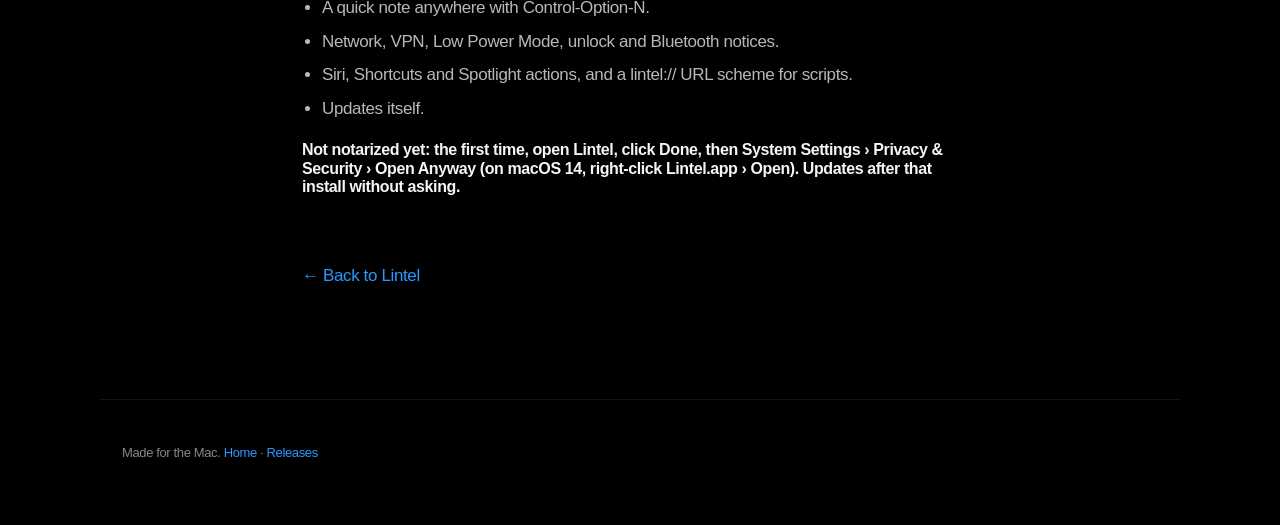
<file: docs/changelog.html>
<!doctype html>
<html lang="en">
<head>
  <meta charset="utf-8">
  <meta name="viewport" content="width=device-width, initial-scale=1, viewport-fit=cover">
  <title>What's new — Lintel</title>
  <meta name="description" content="Every Lintel release and what changed in it.">
  <meta name="theme-color" content="#000000">
  <link rel="canonical" href="https://netesh5.github.io/lintel/changelog.html">
  <meta property="og:title" content="What's new in Lintel">
  <meta property="og:image" content="https://netesh5.github.io/lintel/assets/og-image.png">
  <meta name="twitter:card" content="summary_large_image">
  <link rel="icon" type="image/png" href="assets/favicon.png">
  <link rel="stylesheet" href="styles.css?v=05c7250">
</head>
<body>
  <header class="nav scrolled" id="nav">
    <a class="brand" href="./"><img src="assets/lintel-icon.png" alt="" width="28" height="28"><span>Lintel</span></a>
    <a class="btn btn-small btn-primary" href="https://github.com/Netesh5/lintel/releases/latest" data-goatcounter-click="download-changelog">Download</a>
  </header>
  <main class="changelog">
    <p class="eyebrow">Changelog</p>
    <h1>What's new.</h1>
    <p class="muted">Lintel updates itself; here's what each version brought.</p>
    
    <article class="cl-entry reveal" id="v0.1.8">
      <header><h2>Lintel 0.1.8 <span class="cl-latest">Latest</span></h2><time datetime="2026-11-16">16 November 2026</time></header>
      <h3>Fixed: the Open at login switch was greyed out on new installs and couldn&#x27;t be turned on. New installs now start with Open at login and the System Monitor on; the welcome guide has a switch for each to turn them off. The monitor stays quiet until something&#x27;s busy.</h3>
    </article>
    <article class="cl-entry reveal" id="v0.1.7">
      <header><h2>Lintel 0.1.7</h2><time datetime="2026-11-14">14 November 2026</time></header>
      <h3>Keyboard shortcuts that work from any app: ⌃⌥T opens New Timer and ⌃⌥M opens or closes the mirror. Settings has a new Keyboard shortcuts section with a switch for each. Fixed: ⌃⌥N didn&#x27;t open the quick note while clipboard history was on. Fixed: with the quick note open, its buttons could slide under the camera; copy and clear now sit in the note&#x27;s corner.</h3>
    </article>
    <article class="cl-entry reveal" id="v0.1.6">
      <header><h2>Lintel 0.1.6</h2><time datetime="2026-11-13">13 November 2026</time></header>
      <h3>Polish</h3>
<ul>
<li>The welcome guide covers Claude Code status and Today, and lets you turn on the weather, the System Monitor and clipboard history from the start.</li>
<li>VoiceOver reads Today and the clipboard history more clearly, and announces when you copy an item again.</li>
<li>Tested for 40 minutes with every feature running at once: no leaks, steady memory.</li>
</ul>
    </article>
    <article class="cl-entry reveal" id="v0.1.5">
      <header><h2>Lintel 0.1.5</h2><time datetime="2026-11-13">13 November 2026</time></header>
      <h3>Stays out of the way</h3>
<ul>
<li>The island steps aside while a video, presentation or game is full screen, and comes back when you leave. Notices still appear. Turn it off in Settings › Island.</li>
</ul>
<h3>Clipboard history</h3>
<ul>
<li>Press ⌃⌥V to see the last 12 things you copied, and click one to copy it again. Kept in memory only, never saved; passwords are never recorded. Turn it on in Settings › Activities › Clipboard.</li>
</ul>
<h3>Make it yours</h3>
<ul>
<li>An outline around the island, in a colour you choose.</li>
<li>A soft glow in the album&#x27;s colour while music plays.</li>
<li>Size presets, and a choice of what shows beside the camera when several things are live.</li>
</ul>
    </article>
    <article class="cl-entry reveal" id="v0.1.4">
      <header><h2>Lintel 0.1.4</h2><time datetime="2026-11-13">13 November 2026</time></header>
      <h3>Today</h3>
<ul>
<li>Open the island with nothing playing to see the date, your next event and, if you turn it on, the weather where you are. Turn on the weather in Settings › Activities › Today.</li>
</ul>
<h3>Screenshots to the shelf</h3>
<ul>
<li>New screenshots and screen recordings can land on the shelf by themselves, ready to drag into any app or AirDrop. Turn it on in Settings › Activities › Shelf and choose your screenshots folder (usually the Desktop).</li>
</ul>
    </article>
    <article class="cl-entry reveal" id="v0.1.3">
      <header><h2>Lintel 0.1.3</h2><time datetime="2026-11-13">13 November 2026</time></header>
      <h3>System Monitor</h3>
<ul>
<li>CPU, memory, network, battery health and disk in the island, with graphs of the last few minutes, your local IP address and a speed test. Turn it on in Settings › Activities.</li>
<li>Quiet by default: the notch stays clear until the CPU stays busy, memory runs short or a big download runs. Open the island, or press the gauge button from any activity, to see the panel.</li>
<li>Alerts when the CPU stays busy for two minutes, macOS runs short of memory, or the disk is nearly full.</li>
</ul>
<h3>Fixes</h3>
<ul>
<li>The mirror no longer stays black the first time you open it.</li>
</ul>
    </article>
    <article class="cl-entry reveal" id="v0.1.2">
      <header><h2>Lintel 0.1.2</h2><time datetime="2026-11-06">6 November 2026</time></header>
      <h3>Claude Code, clearer</h3>
<ul>
<li>The expanded island now shows Claude&#x27;s last few steps on their own full-width lines, so nothing is cut off.</li>
<li>Each Claude session in the list names its project.</li>
<li>A Claude timer no longer keeps running after you interrupt Claude, or when a turn ends on an error. Lintel now tells you why it stopped, for example &quot;rate limit reached&quot;.</li>
</ul>
<h3>Lighter</h3>
<ul>
<li>The working spinner uses about a tenth of the CPU it did.</li>
</ul>
    </article>
    <article class="cl-entry reveal" id="v0.1.1">
      <header><h2>Lintel 0.1.1</h2><time datetime="2026-11-06">6 November 2026</time></header>
      <h3>Claude Code in the notch, and lighter on memory.</h3>
<ul>
<li>Claude Code status: while Claude Code works (Terminal, VS Code or the Claude app&#x27;s Code tab), the island shows the project, the current step and the time so far, tells you when Claude needs your input, and says when it&#x27;s done. It sets itself up automatically when Claude Code is installed; Lintel says so once, and you can turn it off with one click or in Settings.</li>
<li>Script notifications (lintel://notify) are about 10 times faster.</li>
<li>Fixed memory growth from frequent events, and at most 5 notifications now wait their turn, so a flood can&#x27;t pile up.</li>
<li>The project folder is labelled clearly in Claude&#x27;s status, and other small fixes.</li>
</ul>
<h3>Not notarized yet: if macOS asks, open Lintel from System Settings › Privacy &amp; Security › Open Anyway.</h3>
    </article>
    <article class="cl-entry reveal" id="v0.1.0">
      <header><h2>Lintel 0.1.0</h2><time datetime="2026-11-06">6 November 2026</time></header>
      <h3>First public release of Lintel: live activities around your Mac&#x27;s notch.</h3>
<ul>
<li>Live activities beside the notch: timers and stopwatches, Pomodoro focus, Now Playing for Music and Spotify, charging and battery, downloads, volume, calendar meetings, countdowns to a date, reminders.</li>
<li>A drag-and-drop shelf on the notch, with AirDrop, Quick Look, compress, convert, resize, combine into PDF, pinning, search and multi-select.</li>
<li>A quick note anywhere with Control-Option-N.</li>
<li>Network, VPN, Low Power Mode, unlock and Bluetooth notices.</li>
<li>Siri, Shortcuts and Spotlight actions, and a lintel:// URL scheme for scripts.</li>
<li>Updates itself.</li>
</ul>
<h3>Not notarized yet: the first time, open Lintel, click Done, then System Settings › Privacy &amp; Security › Open Anyway (on macOS 14, right-click Lintel.app › Open). Updates after that install without asking.</h3>
    </article>
    <p class="cl-back"><a href="./">← Back to Lintel</a></p>
  </main>
  <footer class="footer">
    <p>Made for the Mac. <a href="./">Home</a> · <a href="https://github.com/Netesh5/lintel/releases">Releases</a></p>
  </footer>
  <script>document.querySelectorAll('.reveal').forEach(e => e.classList.add('in'));</script>
  <script data-goatcounter="https://neteshpaudel.goatcounter.com/count" async src="https://gc.zgo.at/count.js"></script>
</body>
</html>
</file>
<file: docs/styles.css>
/* Lintel — site styles. System font (San Francisco on Apple devices), dark, spring motion. */

:root {
  --bg: #000;
  --bg-soft: #0b0b0d;
  --card: #111113;
  --card-hi: #18181b;
  --line: rgba(255, 255, 255, 0.08);
  --line-hi: rgba(255, 255, 255, 0.14);
  --fg: #f5f5f7;
  --muted: #86868b;
  --dim: #6e6e73;
  --blue: #2997ff;
  --orange: #ff9f0a;
  --yellow: #ffd60a;
  --green: #30d158;
  --teal: #64d2ff;
  --pink: #ff375f;
  --purple: #bf5af2;
  --radius: 28px;
  --ease: cubic-bezier(0.32, 0.72, 0, 1);            /* iOS sheet curve */
  --spring: cubic-bezier(0.34, 1.36, 0.64, 1);       /* fallback overshoot */
  --font: -apple-system, BlinkMacSystemFont, "SF Pro Display", "SF Pro Text", "Helvetica Neue", Helvetica, Arial, sans-serif;
  --mono: ui-monospace, "SF Mono", Menlo, monospace;
}
@supports (transition-timing-function: linear(0, 1)) {
  :root {
    /* A real spring: quick, with a soft overshoot, like UIKit's default spring. */
    --spring: linear(0, 0.009, 0.035 2.1%, 0.141 4.4%, 0.723 12.9%, 0.938 16.7%, 1.017 19.4%, 1.067, 1.099 24.3%,
      1.108 26%, 1.103 27.6%, 1.085 29.9%, 1.023 37.6%, 1.002 41.3%, 0.994 44.7%, 0.993 50.1%, 1.001 66.6%, 1);
  }
}

* { box-sizing: border-box; }
html { scroll-behavior: smooth; -webkit-text-size-adjust: 100%; }
body {
  margin: 0;
  background: var(--bg);
  color: var(--fg);
  font: 17px/1.47 var(--font);
  letter-spacing: -0.022em;
  -webkit-font-smoothing: antialiased;
  overflow-x: hidden;
}
a { color: var(--blue); text-decoration: none; }
a:hover { text-decoration: underline; }
img { display: block; }
code, kbd { font-family: var(--mono); font-size: 0.86em; }
kbd {
  display: inline-block; min-width: 1.6em; padding: 0.05em 0.4em; margin: 0 0.08em;
  border: 1px solid var(--line-hi); border-bottom-width: 2px; border-radius: 6px;
  background: var(--card-hi); text-align: center; color: var(--fg);
}
.ico { width: 1.15em; height: 1.15em; fill: none; stroke: currentColor; stroke-width: 1.8; stroke-linecap: round; stroke-linejoin: round; flex: none; }

/* ---------- Navigation ---------- */
.nav {
  position: fixed; inset: 0 0 auto 0; z-index: 50;
  display: flex; align-items: center; justify-content: space-between; gap: 16px;
  height: 52px; padding: 0 max(20px, env(safe-area-inset-left));
  transition: background 0.4s var(--ease), border-color 0.4s var(--ease), backdrop-filter 0.4s;
  border-bottom: 1px solid transparent;
}
.nav.scrolled {
  background: rgba(0, 0, 0, 0.62);
  -webkit-backdrop-filter: saturate(180%) blur(20px);
  backdrop-filter: saturate(180%) blur(20px);
  border-bottom-color: var(--line);
}
.brand { display: flex; align-items: center; gap: 9px; color: var(--fg); font-weight: 600; font-size: 19px; letter-spacing: -0.02em; }
.brand:hover { text-decoration: none; }
.brand img { border-radius: 7px; }
.nav-links { display: flex; gap: 30px; }
.nav-links a { color: rgba(245, 245, 247, 0.8); font-size: 13px; letter-spacing: -0.01em; }
.nav-links a:hover { color: var(--fg); text-decoration: none; }

/* ---------- Buttons ---------- */
.btn {
  display: inline-flex; align-items: center; justify-content: center; gap: 8px;
  border-radius: 980px; font-weight: 500; white-space: nowrap; cursor: pointer;
  transition: transform 0.5s var(--spring), background 0.25s, box-shadow 0.3s, color 0.25s;
}
.btn:hover { text-decoration: none; }
.btn:active { transform: scale(0.96); }
.btn-primary { background: var(--blue); color: #fff; }
.btn-primary:hover { background: #47a6ff; box-shadow: 0 8px 30px rgba(41, 151, 255, 0.35); }
.btn-ghost { color: var(--blue); border: 1px solid rgba(41, 151, 255, 0.4); }
.btn-ghost:hover { background: rgba(41, 151, 255, 0.1); }
.btn-small { padding: 6px 14px; font-size: 13px; }
.btn-large { padding: 14px 26px; font-size: 17px; }

/* ---------- Reveal on scroll ---------- */
.reveal { opacity: 0; transform: translateY(28px) scale(0.985); transition: opacity 0.9s var(--ease), transform 1.1s var(--ease); }
.reveal.in { opacity: 1; transform: none; }

/* ---------- Hero ---------- */
.hero { position: relative; text-align: center; padding: 120px 20px 40px; overflow: hidden; }
.hero-glow {
  position: absolute; left: 50%; top: -220px; width: 1100px; height: 760px; transform: translateX(-50%);
  background:
    radial-gradient(closest-side, rgba(110, 90, 255, 0.32), transparent 70%),
    radial-gradient(closest-side at 70% 60%, rgba(255, 150, 60, 0.16), transparent 70%);
  filter: blur(20px); pointer-events: none;
}
.hero-icon { margin: 0 auto 22px; width: 112px; height: 112px; filter: drop-shadow(0 18px 40px rgba(90, 80, 255, 0.35)); position: relative; }
h1 {
  position: relative; margin: 0; font-size: clamp(48px, 9vw, 96px); line-height: 1.02; font-weight: 700; letter-spacing: -0.045em;
}
.gradient-text {
  background: linear-gradient(92deg, #a78bfa 0%, #6d8bff 40%, #ff9f6e 100%);
  -webkit-background-clip: text; background-clip: text; color: transparent;
}
.gradient-text.warm { background-image: linear-gradient(92deg, #ffb27a, #ff7a59 45%, #e85d9b); }
.gradient-text.cool { background-image: linear-gradient(92deg, #64d2ff, #5e8bff 50%, #a78bfa); }
.lede { position: relative; max-width: 640px; margin: 22px auto 0; font-size: clamp(19px, 2.3vw, 23px); line-height: 1.42; color: rgba(245, 245, 247, 0.78); letter-spacing: -0.015em; }
.cta { position: relative; display: flex; gap: 14px; justify-content: center; flex-wrap: wrap; margin-top: 34px; }
.meta { position: relative; margin-top: 16px; color: var(--muted); font-size: 14px; }

/* ---------- Stage: a MacBook screen top with the island ---------- */
.stage { position: relative; margin: 64px auto 0; max-width: 1040px; }
.screen {
  --w: 1000px; --h: 520px;
  position: absolute; top: 0; left: 50%; width: var(--w); height: var(--h);
  transform-origin: top center; transform: translateX(-50%) scale(var(--s, 1));
  border-radius: 26px 26px 0 0; overflow: hidden;
  border: 10px solid #0d0d0f; border-bottom: 0;
  box-shadow: 0 0 0 1px #2a2a2e, 0 40px 120px rgba(80, 70, 255, 0.18), 0 30px 80px rgba(0, 0, 0, 0.7);
  -webkit-mask-image: linear-gradient(#000 70%, transparent);
  mask-image: linear-gradient(#000 70%, transparent);
}
.stage { height: calc(520px * var(--s, 1) + 52px); overflow: hidden; }
.stage .stage-caption { position: absolute; left: 0; right: 0; bottom: 4px; }
.wallpaper {
  position: absolute; inset: 0;
  background:
    radial-gradient(120% 90% at 15% 10%, #4b3bd6 0%, transparent 55%),
    radial-gradient(90% 80% at 85% 20%, #f06d4f 0%, transparent 55%),
    radial-gradient(100% 100% at 50% 100%, #1b1060 0%, transparent 70%),
    linear-gradient(160deg, #241a6b, #0f0a33 70%);
  animation: drift 24s ease-in-out infinite alternate;
}
@keyframes drift { to { filter: hue-rotate(-18deg) saturate(1.15); transform: scale(1.06); } }
.menubar {
  position: absolute; inset: 0 0 auto 0; height: 34px; display: flex; align-items: center; justify-content: space-between;
  padding: 0 16px; font-size: 13.5px; color: rgba(255, 255, 255, 0.92);
  background: rgba(20, 16, 50, 0.32); -webkit-backdrop-filter: blur(24px) saturate(160%); backdrop-filter: blur(24px) saturate(160%);
}
.menubar-left, .menubar-right { display: flex; align-items: center; gap: 18px; }
.menubar-left b { font-weight: 700; }
.mb-apple { width: 13px; height: 15px; border-radius: 50% 50% 45% 45%; background: rgba(255, 255, 255, 0.9); }
.mb-capsule { width: 22px; height: 10px; border-radius: 6px; background: rgba(255, 255, 255, 0.9); }
.mb-ico { width: 16px; height: 16px; fill: none; stroke: #fff; stroke-width: 2; stroke-linecap: round; }
.mb-batt { width: 24px; height: 11px; border-radius: 3px; border: 1.5px solid rgba(255, 255, 255, 0.85); position: relative; }
.mb-batt::after { content: ""; position: absolute; inset: 1.5px 6px 1.5px 1.5px; background: #fff; border-radius: 1px; }

/* The island. Top edge stays glued to the bezel; size and corners spring. */
.island {
  --iw: 196px; --ih: 34px; --ir: 12px;
  position: absolute; top: 0; left: 50%; z-index: 5;
  width: var(--iw); height: var(--ih);
  transform: translateX(-50%);
  background: #000; color: #fff;
  border-radius: 0 0 var(--ir) var(--ir);
  box-shadow: 0 0 0 0.5px rgba(255, 255, 255, 0.04);
  transition: width 0.62s var(--spring), height 0.62s var(--spring), border-radius 0.62s var(--spring);
  overflow: hidden;
}
.island[data-state="timer"], .island[data-state="claude-compact"], .island[data-state="shelf-compact"] { --iw: 330px; --ih: 34px; --ir: 13px; }
.island[data-state="music"] { --iw: 470px; --ih: 172px; --ir: 34px; }
.island[data-state="claude"] { --iw: 470px; --ih: 96px; --ir: 30px; }
.island[data-state="claude"][data-rows="2"] { --ih: 122px; --ir: 32px; }
.island[data-state="claude"][data-rows="3"] { --ih: 148px; --ir: 34px; }
.island[data-state="banner"] { --iw: 430px; --ih: 108px; --ir: 32px; }
.island[data-state="drop"] { --iw: 520px; --ih: 148px; --ir: 34px; }
.island[data-state="note"] { --iw: 470px; --ih: 176px; --ir: 34px; }
.island[data-state="monitor-compact"] { --iw: 330px; --ih: 34px; --ir: 13px; }
.island[data-state="monitor"] { --iw: 470px; --ih: 230px; --ir: 34px; }
.island[data-state="today"] { --iw: 470px; --ih: 132px; --ir: 32px; }
.island[data-state="clips"] { --iw: 470px; --ih: 178px; --ir: 34px; }

.i-compact {
  position: absolute; inset: 0; display: flex; align-items: center; justify-content: space-between; padding: 0 20px 0 18px;
  font: 600 14px/1 var(--font); letter-spacing: 0; font-variant-numeric: tabular-nums;
  opacity: 0; transition: opacity 0.25s;
}
.island[data-state="timer"] .i-compact, .island[data-state="claude-compact"] .i-compact,
.island[data-state="shelf-compact"] .i-compact, .island[data-state="monitor-compact"] .i-compact { opacity: 1; transition: opacity 0.35s 0.18s; }
.island[data-state="monitor-compact"] .c-left, .island[data-state="monitor-compact"] .c-right { color: var(--orange); }
.island[data-state="shelf-compact"] .c-left, .island[data-state="shelf-compact"] .c-right { color: var(--teal); }
.c-left .ico { width: 18px; height: 18px; }
.island[data-state="timer"] .c-left, .island[data-state="timer"] .c-right { color: var(--orange); }
.island[data-state="claude-compact"] .c-left, .island[data-state="claude-compact"] .c-right { color: #ff9f6e; }

.i-panel {
  position: absolute; inset: 0; padding: 12px 22px 18px; opacity: 0; transform: scale(0.94) translateY(-6px);
  transition: opacity 0.2s, transform 0.3s var(--ease); pointer-events: none;
}
.island[data-state="music"] .p-music,
.island[data-state="claude"] .p-claude,
.island[data-state="banner"] .p-banner,
.island[data-state="drop"] .p-drop,
.island[data-state="note"] .p-note,
.island[data-state="today"] .p-today,
.island[data-state="clips"] .p-clips,
.island[data-state="monitor"] .p-monitor { opacity: 1; transform: none; transition: opacity 0.4s 0.16s, transform 0.6s 0.1s var(--spring); }

/* Today and clipboard history in the tour */
.b-icon.today { background: rgba(255, 105, 97, 0.16); color: #ff6961; }
.b-icon.clips { background: rgba(100, 210, 255, 0.14); color: var(--teal); }
.p-today, .p-clips { text-align: left; }
.p-today .band em { font-style: normal; color: rgba(255, 255, 255, 0.7); }
.t-cards { display: grid; grid-template-columns: 1fr 1fr; gap: 8px; margin-top: 10px; }
.t-card { display: flex; align-items: center; gap: 10px; height: 54px; padding: 0 12px; border-radius: 12px; background: rgba(255, 255, 255, 0.07); }
.t-card b { display: block; font-size: 12.5px; white-space: nowrap; }
.t-card span { display: block; font-size: 10.5px; color: rgba(255, 255, 255, 0.55); white-space: nowrap; }
.c-rows { margin-top: 8px; display: grid; }
.c-rows div { display: flex; align-items: center; gap: 10px; height: 26px; padding: 0 8px; border-radius: 8px; font-size: 12.5px; color: rgba(255, 255, 255, 0.9); transition: background 0.25s; }
.c-rows i { font-style: normal; width: 14px; text-align: center; color: rgba(255, 255, 255, 0.5); }
.c-rows span { flex: 1; white-space: nowrap; overflow: hidden; text-overflow: ellipsis; }
.c-rows em { font-style: normal; font-size: 10.5px; color: rgba(255, 255, 255, 0.45); }
.c-rows div.hover { background: rgba(255, 255, 255, 0.09); }
.c-rows div.copied em, .c-rows div.copied i { color: var(--green); }

.band { display: flex; align-items: center; gap: 10px; min-height: 30px; margin-left: 4px; }
.band b { display: block; font-size: 13.5px; font-weight: 600; letter-spacing: -0.01em; }
.band span { display: block; font-size: 11.5px; color: rgba(255, 255, 255, 0.55); white-space: nowrap; overflow: hidden; text-overflow: ellipsis; }
.band em { margin-left: auto; font: 600 13px/1 var(--font); font-style: normal; font-variant-numeric: tabular-nums; color: #ff9f6e; }
.b-icon { width: 28px; height: 28px; border-radius: 50%; display: grid; place-items: center; flex: none; }
.b-icon .ico { width: 16px; height: 16px; }
.b-icon.claude { background: rgba(255, 159, 110, 0.18); color: #ff9f6e; }
.b-icon.done { background: rgba(48, 209, 88, 0.18); color: var(--green); }
.b-icon.note { background: rgba(255, 214, 10, 0.16); color: var(--yellow); }

.p-music .band { justify-content: center; text-align: center; padding-left: 0; }
/* System monitor panel: a 2 × 2 grid of tiles with live graphs, as the app shows it. */
.b-icon.cpu { background: rgba(48, 209, 88, 0.16); color: var(--green); }
.p-monitor { text-align: left; }
.m-grid { display: grid; grid-template-columns: 1fr 1fr; gap: 7px; margin-top: 10px; }
.m-tile { position: relative; height: 63px; border-radius: 11px; background: rgba(255, 255, 255, 0.07); padding: 7px 10px; overflow: hidden; }
.m-label { display: flex; justify-content: space-between; font-size: 10px; font-weight: 600; color: rgba(255, 255, 255, 0.55); }
.m-label em { font-style: normal; font-weight: 500; color: rgba(255, 255, 255, 0.7); font-variant-numeric: tabular-nums; }
.m-tile b { display: block; font-size: 13px; line-height: 1.3; font-weight: 600; font-variant-numeric: tabular-nums; margin-top: 1px; }
.m-foot { display: block; font-size: 9.5px; line-height: 1.3; color: rgba(255, 255, 255, 0.55); }
.m-bar { position: absolute; left: 10px; right: 10px; bottom: 5px; height: 3px; border-radius: 2px; background: rgba(255, 255, 255, 0.12); }
.m-bar i { position: absolute; inset: 0 18% 0 0; border-radius: 2px; background: var(--green); }
.spark { position: absolute; left: 0; right: 0; bottom: 0; width: 100%; height: 18px; }
.spark .line { fill: none; stroke-width: 1.4; vector-effect: non-scaling-stroke; stroke-linejoin: round; }
.spark .fill { stroke: none; opacity: 0.28; }
.spark .green { stroke: var(--green); fill: var(--green); } .spark .line.green { fill: none; }
.spark .blue { stroke: var(--blue); fill: var(--blue); } .spark .line.blue { fill: none; }
.spark .teal { stroke: var(--teal); fill: var(--teal); } .spark .line.teal { fill: none; }
.m-footer { display: flex; justify-content: space-between; align-items: center; margin-top: 8px; font-size: 10.5px; color: rgba(255, 255, 255, 0.6); }
.m-speed { padding: 3px 9px; border-radius: 99px; background: rgba(255, 255, 255, 0.12); color: rgba(255, 255, 255, 0.9); font-variant-numeric: tabular-nums; }

.music-row { display: flex; gap: 14px; align-items: center; margin-top: 12px; }
.art { width: 52px; height: 52px; border-radius: 12px; flex: none; background: conic-gradient(from 210deg, #ff5f8f, #ffb36b, #7b6bff, #ff5f8f); }
.progress { flex: 1; }
.bar { height: 6px; border-radius: 3px; background: rgba(255, 255, 255, 0.16); overflow: hidden; }
.bar i { display: block; height: 100%; width: 36%; background: #ff7aa2; border-radius: 3px; }
.island[data-state="music"] .bar i { animation: play 9s linear forwards; }
@keyframes play { from { width: 36%; } to { width: 52%; } }
.times { display: flex; justify-content: space-between; margin-top: 5px; font-size: 10.5px; color: rgba(255, 255, 255, 0.5); font-variant-numeric: tabular-nums; }
.controls { display: flex; justify-content: center; align-items: center; gap: 26px; margin-top: 8px; }
.controls .ico { width: 18px; height: 18px; }
.controls .play { width: 34px; height: 34px; border-radius: 50%; background: #ff7aa2; color: #000; display: grid; place-items: center; }

/* Claude's steps, as the app shows them: finished ones dimmed with a tick, then the current one. */
.steps { margin: 12px 4px 0; display: grid; gap: 4px; }
.steps div { display: flex; align-items: center; gap: 11px; height: 22px; font-size: 12.5px; color: rgba(255, 255, 255, 0.5); transition: color 0.3s; }
.steps div span { white-space: nowrap; overflow: hidden; text-overflow: ellipsis; }
.steps div .ico { width: 14px; height: 14px; flex: none; color: rgba(48, 209, 88, 0.85); stroke-width: 2.4; }
.steps div.now, .steps div.wait { color: #fff; font-weight: 500; }
.steps div.now .ico { color: #ff9f6e; animation: spin 0.9s linear infinite; }
.steps div.wait .ico { color: var(--yellow); }
.steps div.fresh { animation: stepIn 0.55s var(--spring) both; }
.b-icon.wait { background: rgba(255, 214, 10, 0.16); color: var(--yellow); }
@keyframes stepIn { from { opacity: 0; transform: translateY(8px); } }
@keyframes spin { to { transform: rotate(360deg); } }

.p-banner { text-align: left; padding-left: 26px; }
.p-banner b { display: block; margin-top: 8px; font-size: 14.5px; }
.p-banner > span { display: block; font-size: 12px; color: rgba(255, 255, 255, 0.55); }

.p-drop { display: flex; gap: 12px; padding: 44px 16px 16px; }
.drop-tile {
  flex: 1; border-radius: 18px; padding: 12px; display: grid; justify-items: center; align-content: center; gap: 3px;
  background: rgba(255, 255, 255, 0.06); border: 1.5px dashed rgba(255, 255, 255, 0.16); transition: all 0.35s var(--spring);
}
.drop-tile .ico { width: 22px; height: 22px; margin-bottom: 3px; }
.drop-tile b { font-size: 13px; }
.drop-tile span { font-size: 11px; color: rgba(255, 255, 255, 0.5); }
.drop-tile.keep { color: var(--teal); }
.drop-tile.air { color: #7ac7ff; }
.drop-tile.targeted { background: rgba(100, 210, 255, 0.16); border-color: rgba(100, 210, 255, 0.7); transform: scale(1.04); }

.editor { margin: 12px 4px 0; height: 100px; border-radius: 14px; background: rgba(255, 255, 255, 0.07); padding: 10px 12px; font-size: 13px; line-height: 1.5; color: rgba(255, 255, 255, 0.9); white-space: pre-wrap; text-align: left; }
.caret { display: inline-block; width: 1.5px; height: 1.05em; background: var(--yellow); vertical-align: -2px; margin-left: 1px; animation: blink 1s steps(1) infinite; }
@keyframes blink { 50% { opacity: 0; } }

.dragged-file {
  position: absolute; left: 62%; top: 72%; z-index: 6; display: grid; justify-items: center; gap: 4px;
  color: #fff; font-size: 12px; opacity: 0; transform: scale(0.8);
  transition: left 1.4s var(--ease), top 1.4s var(--ease), opacity 0.4s, transform 0.5s var(--spring);
}
.dragged-file .ico { width: 54px; height: 54px; padding: 10px; border-radius: 12px; background: rgba(255, 255, 255, 0.92); color: #6a5cff; stroke-width: 1.6; box-shadow: 0 14px 30px rgba(0, 0, 0, 0.35); }
.dragged-file span { padding: 2px 7px; border-radius: 6px; background: rgba(41, 151, 255, 0.85); }
.dragged-file.show { opacity: 1; transform: scale(1); }
.dragged-file.near { left: 58%; top: 7%; transform: scale(0.82); }
.dragged-file.drop { opacity: 0; transform: scale(0.3); top: 4%; }
.cursor { display: none; }

.stage-caption { margin: 0; padding: 0 12px; color: var(--muted); font-size: 15px; min-height: 22px; transition: opacity 0.4s; }

/* ---------- Sections ---------- */
.section { max-width: 1080px; margin: 0 auto; padding: 110px 22px 20px; }
.eyebrow { margin: 0 0 10px; color: var(--muted); font-weight: 600; font-size: 17px; }
.hero-eyebrow { position: relative; margin: 26px 0 2px; font-size: 16px; letter-spacing: 0.01em; }
h2 { margin: 0 0 46px; font-size: clamp(36px, 6vw, 60px); line-height: 1.06; font-weight: 700; letter-spacing: -0.04em; }
h2 .muted, .muted { color: var(--muted); }
h3 { margin: 12px 0 8px; font-size: 24px; line-height: 1.15; letter-spacing: -0.025em; }
.card p, .spot-text p { color: rgba(245, 245, 247, 0.72); margin: 0; }

/* Bento */
.bento { display: grid; grid-template-columns: repeat(3, 1fr); gap: 18px; }
.card {
  position: relative; overflow: hidden; padding: 30px; border-radius: var(--radius);
  background: linear-gradient(180deg, var(--card-hi), var(--card)); border: 1px solid var(--line);
  transition: transform 0.7s var(--spring), border-color 0.3s, opacity 0.9s var(--ease);
}
.card:hover { transform: translateY(-4px); border-color: var(--line-hi); }
.card.in:hover { transform: translateY(-4px); }
.c-wide { grid-column: span 2; display: flex; align-items: center; gap: 24px; }
.c-wide .card-text { flex: 1; }
.c-tall { grid-row: span 2; }
.c-full { grid-column: 1 / -1; }
.tag { display: inline-flex; align-items: center; gap: 6px; font-size: 14px; font-weight: 600; }
.tag .ico { width: 17px; height: 17px; }
.tag.orange { color: var(--orange); } .tag.pink { color: #ff6f91; } .tag.blue { color: var(--blue); }
.tag.yellow { color: var(--yellow); } .tag.purple { color: var(--purple); } .tag.teal { color: var(--teal); } .tag.green { color: var(--green); }

.mini-island {
  flex: none; width: 210px; height: 44px; border-radius: 22px; background: #000; border: 1px solid #222;
  display: flex; align-items: center; justify-content: space-between; padding: 0 16px; color: var(--orange);
  font: 600 16px/1 var(--font); font-variant-numeric: tabular-nums; box-shadow: 0 20px 40px rgba(255, 159, 10, 0.12);
}
.ring { width: 22px; height: 22px; border-radius: 50%; background: conic-gradient(var(--orange) var(--p, 70%), rgba(255, 159, 10, 0.22) 0); -webkit-mask: radial-gradient(circle, transparent 6px, #000 7px); mask: radial-gradient(circle, transparent 6px, #000 7px); }

.wave { display: flex; align-items: flex-end; gap: 4px; height: 34px; margin-top: 22px; }
.wave i { width: 5px; border-radius: 3px; background: linear-gradient(#ff7aa2, #ff9f6e); animation: wave 1.1s ease-in-out infinite alternate; }
.wave i:nth-child(1) { animation-delay: -0.2s; } .wave i:nth-child(2) { animation-delay: -0.6s; } .wave i:nth-child(3) { animation-delay: -0.1s; }
.wave i:nth-child(4) { animation-delay: -0.8s; } .wave i:nth-child(5) { animation-delay: -0.4s; } .wave i:nth-child(6) { animation-delay: -0.9s; } .wave i:nth-child(7) { animation-delay: -0.3s; }
@keyframes wave { from { height: 6px; } to { height: 34px; } }

.mini-note { margin-top: 26px; padding: 14px 16px; border-radius: 18px; background: #000; border: 1px solid #222; }
.mini-note b { display: block; font-size: 15px; }
.mini-note span { color: var(--muted); font-size: 13px; }
/* Today, clipboard history and personalisation cards */
.tag.red { color: #ff6961; }
.mini-today { flex: none; width: 230px; padding: 14px 16px; border-radius: 20px; background: #000; border: 1px solid #222; display: grid; gap: 10px; }
.mini-today .mt-head b { font-size: 15px; display: block; }
.mini-today .mt-head span, .mini-today .mt-row span { font-size: 12px; color: var(--muted); display: block; }
.mini-today .mt-row { display: flex; align-items: center; gap: 10px; padding: 8px 10px; border-radius: 12px; background: rgba(255, 255, 255, 0.07); }
.mini-today .mt-row b { font-size: 13px; display: block; }
.mt-dot { width: 10px; height: 10px; border-radius: 3px; background: #ff6961; flex: none; }
.mt-sun { width: 18px; height: 18px; color: #ffd60a; fill: none; stroke: currentColor; stroke-width: 1.8; stroke-linecap: round; flex: none; }
.mini-clips { margin-top: 20px; display: grid; gap: 6px; padding: 10px; border-radius: 16px; background: #000; border: 1px solid #222; }
.mini-clips span { display: flex; gap: 10px; align-items: center; font-size: 12.5px; color: rgba(245, 245, 247, 0.85); white-space: nowrap; overflow: hidden; text-overflow: ellipsis; }
.mini-clips i { font-style: normal; color: var(--muted); width: 14px; text-align: center; flex: none; }
.mini-styles { flex: none; display: grid; gap: 16px; padding: 8px 4px; }
.ms-island { width: 200px; height: 40px; border-radius: 0 0 16px 16px; background: #000; display: flex; align-items: center; justify-content: space-between; padding: 0 16px; font: 600 14px/1 var(--font); }
.ms-island i { font-style: normal; }
.ms-glow { color: #ff7aa2; box-shadow: 0 0 22px rgba(255, 110, 160, 0.55); }
.ms-glow em { display: flex; gap: 3px; align-items: center; }
.ms-glow em b { width: 3px; height: 12px; border-radius: 2px; background: #ff7aa2; animation: miniWave 0.9s ease-in-out infinite alternate; }
@keyframes miniWave { from { height: 4px; } to { height: 14px; } }
.ms-glow em b:nth-child(2) { animation-delay: -0.3s; } .ms-glow em b:nth-child(3) { animation-delay: -0.6s; } .ms-glow em b:nth-child(4) { animation-delay: -0.15s; }
.ms-outline { color: #c38bff; border: 1px solid #b07aff; border-top: none; }
.ms-outline em { font-style: normal; font-variant-numeric: tabular-nums; }
.days { margin-top: 18px; display: flex; align-items: baseline; gap: 8px; }
.days b { font-size: 64px; line-height: 1; letter-spacing: -0.05em; background: linear-gradient(#e2b6ff, var(--purple)); -webkit-background-clip: text; background-clip: text; color: transparent; }
.days span { color: var(--muted); }

.chips { display: flex; flex-wrap: wrap; justify-content: center; gap: 10px; margin-top: 30px; }
.chip { display: inline-flex; align-items: center; gap: 8px; padding: 9px 16px; border-radius: 980px; background: var(--card); border: 1px solid var(--line); color: rgba(245, 245, 247, 0.82); font-size: 14px; }
.chip .ico { width: 16px; height: 16px; color: var(--muted); }

/* Spotlights */
.spotlight { display: grid; grid-template-columns: 1fr 1fr; gap: 56px; align-items: center; }
.spotlight.reverse .spot-text { order: 2; }
.spotlight h2 { margin-bottom: 22px; }
.ticks { list-style: none; padding: 0; margin: 24px 0 0; display: grid; gap: 12px; }
.ticks li { position: relative; padding-left: 28px; color: rgba(245, 245, 247, 0.8); }
.ticks li::before { content: ""; position: absolute; left: 0; top: 4px; width: 17px; height: 17px; border-radius: 50%; background: rgba(48, 209, 88, 0.16); }
.ticks li::after { content: ""; position: absolute; left: 5px; top: 8px; width: 7px; height: 4px; border-left: 2px solid var(--green); border-bottom: 2px solid var(--green); transform: rotate(-45deg); }

.spot-demo {
  position: relative; height: 340px; border-radius: 32px; overflow: hidden; border: 1px solid var(--line);
  background: radial-gradient(90% 80% at 30% 10%, rgba(255, 140, 90, 0.35), transparent 60%), radial-gradient(90% 90% at 90% 90%, rgba(120, 90, 255, 0.4), transparent 60%), #120d26;
}
.shelf-demo { background: radial-gradient(90% 80% at 70% 10%, rgba(80, 180, 255, 0.35), transparent 60%), radial-gradient(90% 90% at 10% 90%, rgba(120, 90, 255, 0.35), transparent 60%), #0b1328; }
.demo-notch { position: absolute; top: 0; left: 50%; width: 150px; height: 26px; transform: translateX(-50%); background: #000; border-radius: 0 0 11px 11px; }
.demo-island {
  position: absolute; top: 0; left: 50%; transform: translateX(-50%); width: min(400px, 88%); padding: 14px 18px 16px;
  background: #000; border-radius: 0 0 30px 30px; box-shadow: 0 30px 60px rgba(0, 0, 0, 0.5);
}
.demo-island.wide { width: min(460px, 92%); padding: 34px 16px 16px; }
.demo-island .band { margin: 0; }
.tiles { display: flex; gap: 10px; justify-content: center; }
.tile { position: relative; width: 80px; display: grid; justify-items: center; gap: 6px; font-size: 11px; color: rgba(255, 255, 255, 0.8); animation: tileIn 0.7s var(--spring) both; }
.tile:nth-child(2) { animation-delay: 0.08s; } .tile:nth-child(3) { animation-delay: 0.16s; } .tile:nth-child(4) { animation-delay: 0.24s; }
.spot-demo:not(.in) .tile { animation: none; opacity: 0; }
@keyframes tileIn { from { opacity: 0; transform: translateY(-14px) scale(0.85); } }
.thumb { width: 54px; height: 54px; border-radius: 12px; }
.t1 { background: linear-gradient(135deg, #ffb36b, #ff5f8f); }
.t2 { background: linear-gradient(#fff, #e8e8ed); }
.t3 { background: radial-gradient(circle at 50% 45%, #a78bfa 0 30%, #241a6b 31%); }
.t4 { background: linear-gradient(#2c2c30, #1c1c1f); border: 1px solid #333; }
.tile.pinned::after { content: ""; position: absolute; left: 6px; top: -4px; width: 14px; height: 14px; border-radius: 50%; background: var(--yellow); box-shadow: 0 0 0 2px #000; }

/* Faint app windows inside the spotlight demos */
.mock-window {
  position: absolute; left: 7%; right: 7%; bottom: -24px; top: 132px; border-radius: 14px; overflow: hidden;
  background: rgba(22, 20, 34, 0.72); border: 1px solid rgba(255, 255, 255, 0.08);
  box-shadow: 0 30px 60px rgba(0, 0, 0, 0.45); -webkit-backdrop-filter: blur(20px); backdrop-filter: blur(20px);
}
.shelf-demo .mock-window { top: 150px; }
.mw-bar { display: flex; align-items: center; gap: 7px; height: 30px; padding: 0 12px; border-bottom: 1px solid rgba(255, 255, 255, 0.06); }
.mw-bar i { width: 11px; height: 11px; border-radius: 50%; background: #ff5f57; }
.mw-bar i:nth-child(2) { background: #febc2e; }
.mw-bar i:nth-child(3) { background: #28c840; }
.mw-bar span { margin: 0 auto; transform: translateX(-24px); font-size: 11.5px; color: rgba(255, 255, 255, 0.55); }
.code { padding: 12px 16px; font: 12px/1.75 var(--mono); color: rgba(255, 255, 255, 0.62); }
.code p { margin: 0; white-space: nowrap; }
.code em { font-style: normal; color: #ff7ab2; }
.code .in1 { padding-left: 2ch; }
.code .in2 { padding-left: 4ch; }
.code .typing::after { content: ""; display: inline-block; width: 7px; height: 13px; margin-left: 2px; vertical-align: -2px; background: #ff9f6e; animation: blink 1s steps(1) infinite; }
.files { display: grid; grid-template-columns: repeat(3, 1fr); gap: 14px 10px; padding: 16px; font-size: 11px; color: rgba(255, 255, 255, 0.65); text-align: center; }
.files div { display: grid; justify-items: center; gap: 6px; }
.files .thumb { width: 40px; height: 40px; border-radius: 9px; }
.t5 { background: linear-gradient(135deg, #5e8bff, #2f4fd6); }
.t6 { background: linear-gradient(135deg, #ff5f8f, #bf5af2); }
.demo-notch, .demo-island { z-index: 2; }

/* Stats */
.stats { display: grid; grid-template-columns: repeat(4, 1fr); gap: 18px; margin-bottom: 18px; }
.stat { padding: 28px 24px; border-radius: var(--radius); background: var(--card); border: 1px solid var(--line); }
.stat b { display: block; font-size: 44px; line-height: 1; letter-spacing: -0.045em; font-variant-numeric: tabular-nums; background: linear-gradient(#fff, #a1a1a6); -webkit-background-clip: text; background-clip: text; color: transparent; }
.stat span { display: block; margin-top: 8px; color: var(--muted); font-size: 15px; }
.bento.small .card p { margin-top: 10px; }

/* Download */
.download-card {
  text-align: center; padding: 64px 24px; border-radius: 40px; border: 1px solid var(--line);
  background: radial-gradient(80% 120% at 50% 0%, rgba(105, 90, 255, 0.28), transparent 60%), var(--bg-soft);
}
.download-card img { margin: 0 auto 18px; filter: drop-shadow(0 16px 32px rgba(90, 80, 255, 0.4)); }
.download-card h2 { margin: 0 0 6px; }
.download-card .btn { margin-top: 26px; }
.fineprint { margin: 16px 0 0; color: var(--muted); font-size: 13px; }
.brew { display: flex; flex-wrap: wrap; align-items: center; justify-content: center; gap: 8px 10px; margin-top: 22px; color: var(--muted); font-size: 13px; }
.brew code { padding: 7px 12px; border-radius: 10px; background: rgba(255, 255, 255, 0.07); border: 1px solid var(--line); color: #f5f5f7; user-select: all; overflow-wrap: anywhere; }
.brew .copy { display: inline-flex; align-items: center; gap: 5px; padding: 7px 11px; border-radius: 10px; border: 1px solid var(--line); background: transparent; color: #f5f5f7; font: inherit; cursor: pointer; transition: background 0.2s; }
.brew .copy:hover { background: rgba(255, 255, 255, 0.08); }
.brew .copy .ico { width: 14px; height: 14px; }

.install { margin-top: 90px; }
.steps-list { list-style: none; padding: 0; margin: 0; display: grid; gap: 16px; }
.steps-list li { display: flex; gap: 20px; padding: 26px; border-radius: var(--radius); background: var(--card); border: 1px solid var(--line); }
.num { flex: none; width: 36px; height: 36px; border-radius: 50%; display: grid; place-items: center; font-weight: 700; background: rgba(41, 151, 255, 0.16); color: var(--blue); }
.steps-list b { font-size: 19px; }
.steps-list p { margin: 6px 0 0; color: rgba(245, 245, 247, 0.72); }
.steps-list p b { font-size: inherit; color: var(--fg); }
.aside { font-size: 14px; color: var(--muted) !important; }
.settings-mock { margin-top: 14px; max-width: 560px; padding: 12px; border-radius: 14px; background: #1c1c1e; border: 1px solid #2c2c2e; }
.sm-row { display: flex; align-items: center; gap: 10px; font-size: 13px; color: rgba(255, 255, 255, 0.85); }
.sm-lock { width: 28px; height: 28px; border-radius: 7px; display: grid; place-items: center; background: #3a3a3c; color: #fff; flex: none; }
.sm-btn { margin-left: auto; padding: 4px 11px; border-radius: 7px; background: #3a3a3c; color: #fff; font-weight: 500; white-space: nowrap; box-shadow: 0 0 0 2px rgba(41, 151, 255, 0.0); animation: pulse 2.4s var(--ease) infinite; }
@keyframes pulse { 0%, 100% { box-shadow: 0 0 0 0 rgba(41, 151, 255, 0.0); } 50% { box-shadow: 0 0 0 4px rgba(41, 151, 255, 0.45); } }

/* FAQ */
.faq { max-width: 820px; }
.faq h2 { margin-bottom: 26px; }
details { border-bottom: 1px solid var(--line); }
summary { list-style: none; cursor: pointer; padding: 22px 34px 22px 0; font-size: 19px; font-weight: 600; position: relative; letter-spacing: -0.02em; }
summary::-webkit-details-marker { display: none; }
summary::after { content: "+"; position: absolute; right: 4px; top: 18px; font-size: 26px; font-weight: 300; color: var(--muted); transition: transform 0.45s var(--spring); }
details[open] summary::after { transform: rotate(45deg); }
details p { margin: 0 0 22px; color: rgba(245, 245, 247, 0.72); }

/* Changelog page (built from the release notes by scripts/changelog.py) */
.changelog { max-width: 720px; margin: 0 auto; padding: 130px 22px 0; }
.changelog h1 { margin: 0; font-size: clamp(44px, 7vw, 64px); letter-spacing: -0.04em; }
.changelog > .muted { margin: 14px 0 50px; color: var(--muted); font-size: 19px; }
.cl-entry { padding: 30px 0; border-top: 1px solid var(--line); }
.cl-entry header { display: flex; flex-wrap: wrap; align-items: baseline; justify-content: space-between; gap: 6px 16px; }
.cl-entry h2 { margin: 0; font-size: 26px; letter-spacing: -0.02em; }
.cl-entry time { color: var(--muted); font-size: 15px; }
.cl-entry h3 { margin: 20px 0 8px; font-size: 16px; color: var(--fg); }
.cl-entry ul { margin: 0; padding-left: 20px; display: grid; gap: 8px; color: rgba(245, 245, 247, 0.75); line-height: 1.5; }
.cl-latest { margin-left: 8px; padding: 3px 9px; border-radius: 99px; font-size: 12px; font-weight: 600; vertical-align: middle; background: rgba(41, 151, 255, 0.16); color: var(--blue); }
.cl-back { margin: 30px 0 0; }

/* Footer */
.footer { max-width: 1080px; margin: 110px auto 0; padding: 30px 22px 50px; border-top: 1px solid var(--line); color: var(--muted); font-size: 13px; }
.foot-brand { display: flex; align-items: center; gap: 8px; color: var(--fg); font-weight: 600; font-size: 15px; }
.foot-brand img { border-radius: 5px; }
.legal { color: var(--dim); font-size: 12px; max-width: 760px; }

/* ---------- Responsive ---------- */
@media (max-width: 900px) {
  .bento { grid-template-columns: 1fr 1fr; }
  .c-wide { grid-column: span 2; }
  .c-tall { grid-row: auto; }
  .spotlight { grid-template-columns: 1fr; gap: 34px; }
  .spotlight.reverse .spot-text { order: 0; }
  .stats { grid-template-columns: 1fr 1fr; }
}
@media (max-width: 640px) {
  body { font-size: 16px; }
  .nav-links { display: none; }
  .hero { padding-top: 104px; }
  .bento { grid-template-columns: 1fr; }
  .c-wide { grid-column: auto; flex-direction: column; align-items: flex-start; }
  .card { padding: 24px; }
  .section { padding-top: 84px; }
  .steps-list li { padding: 20px; gap: 14px; }
  .sm-row { flex-wrap: wrap; }
  .sm-btn { margin-left: 38px; }
  .spot-demo { height: 280px; }
  .tile { width: 64px; }
  .thumb { width: 44px; height: 44px; }
}

/* ---------- Reduced motion ---------- */
@media (prefers-reduced-motion: reduce) {
  *, *::before, *::after { animation-duration: 0.01ms !important; animation-iteration-count: 1 !important; transition-duration: 0.01ms !important; }
  .reveal { opacity: 1; transform: none; }
  html { scroll-behavior: auto; }
}
</file>
